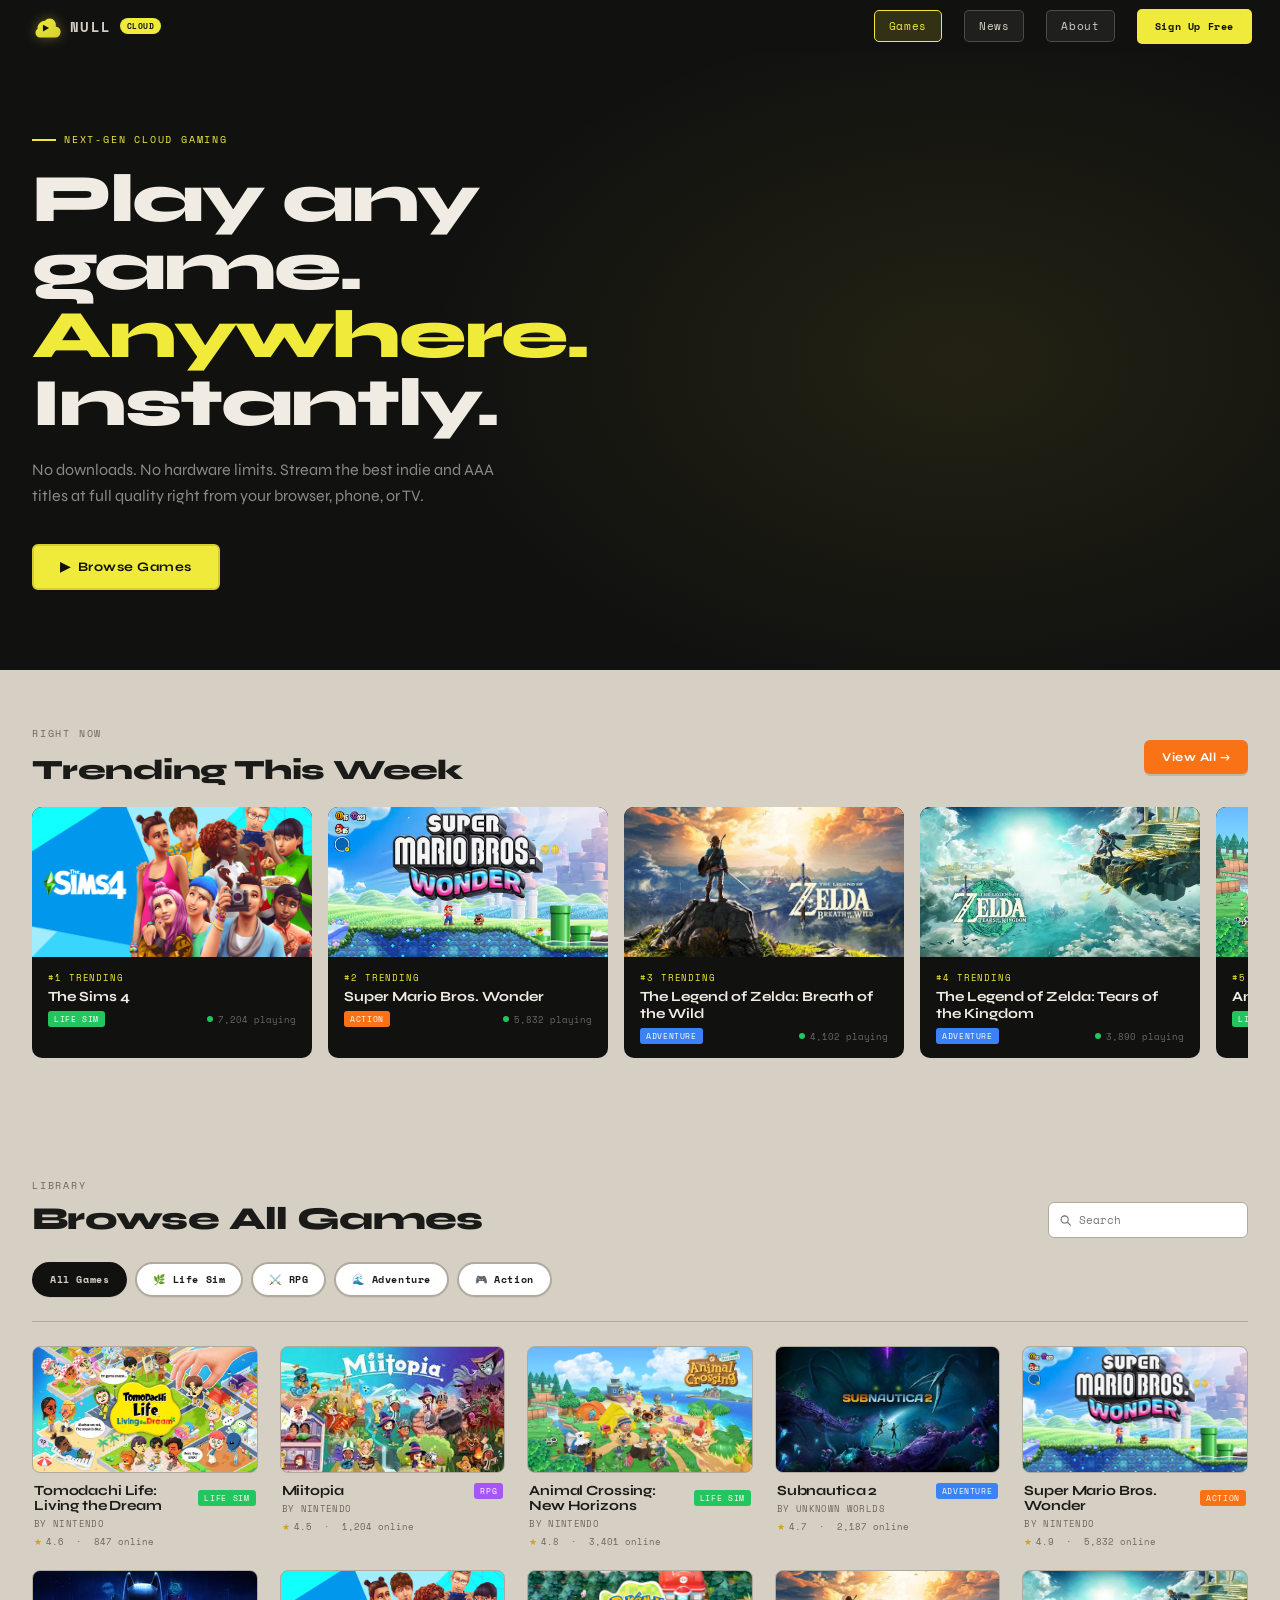
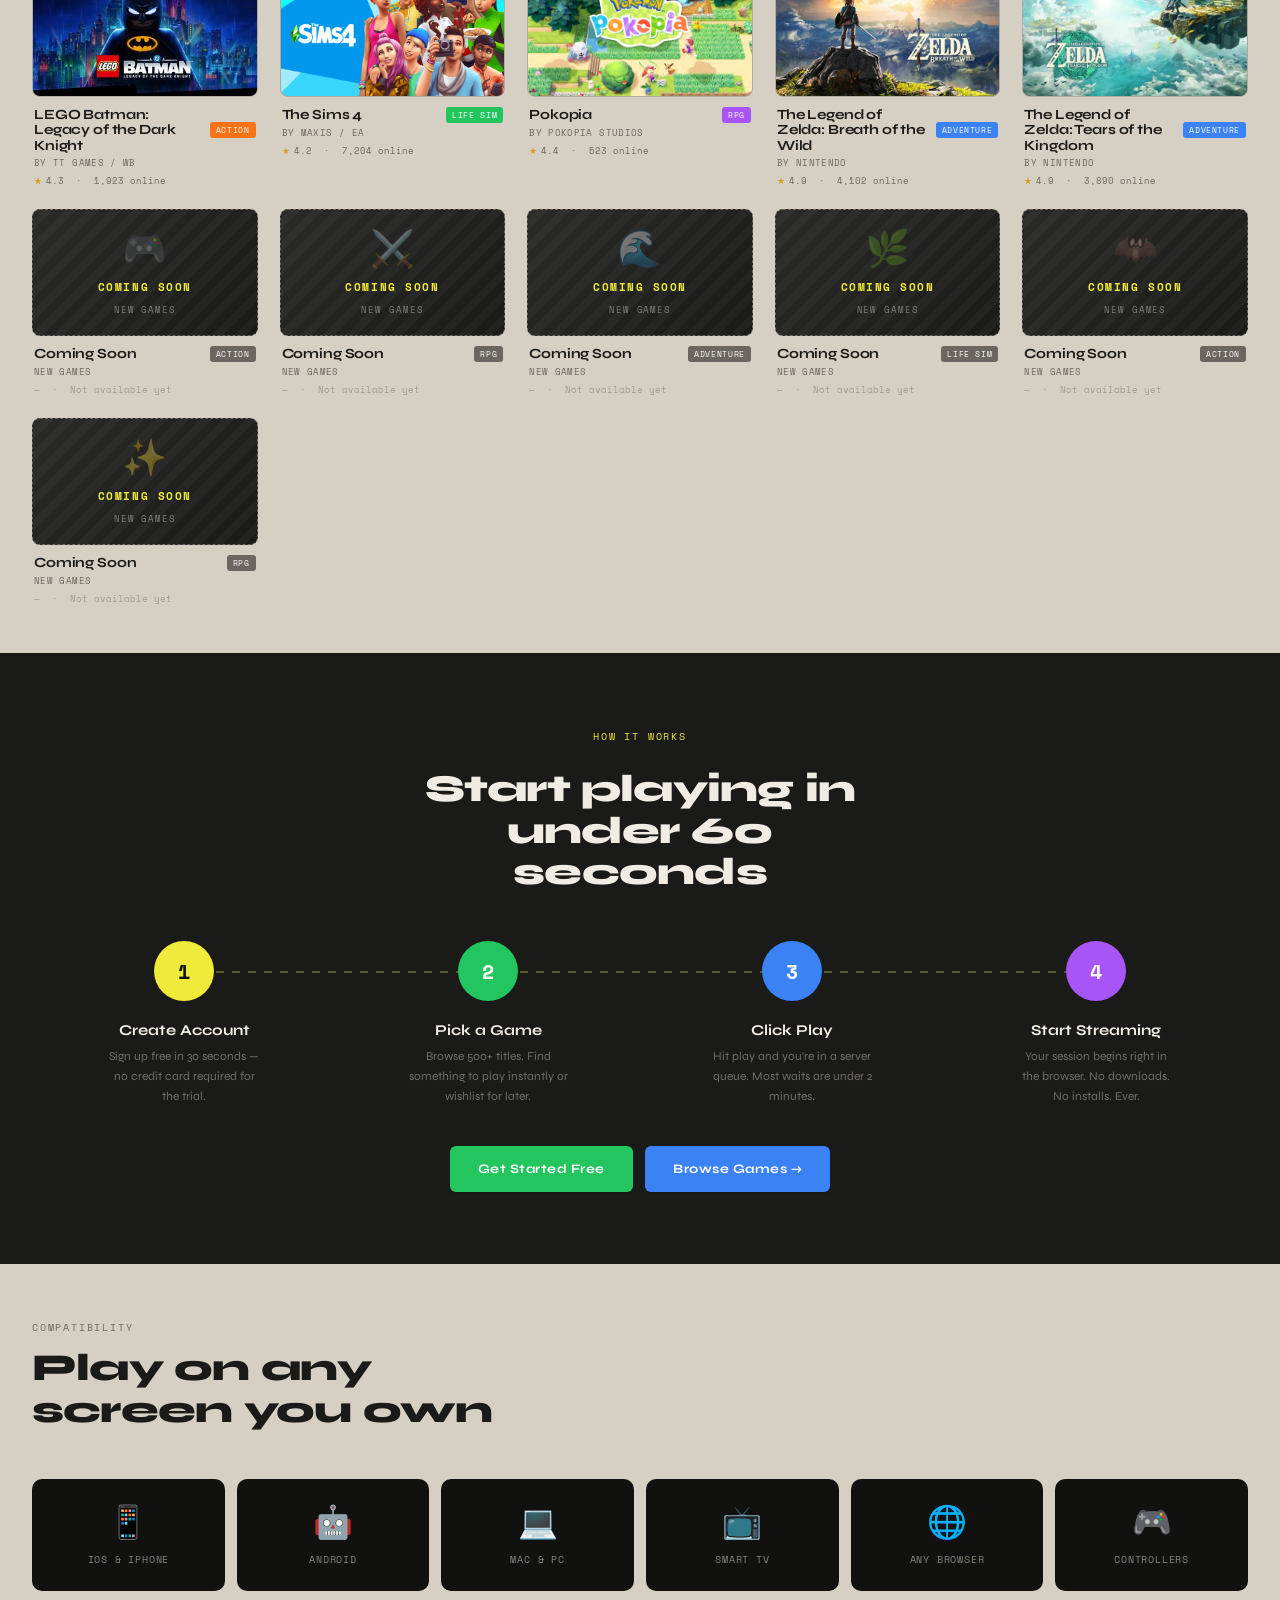
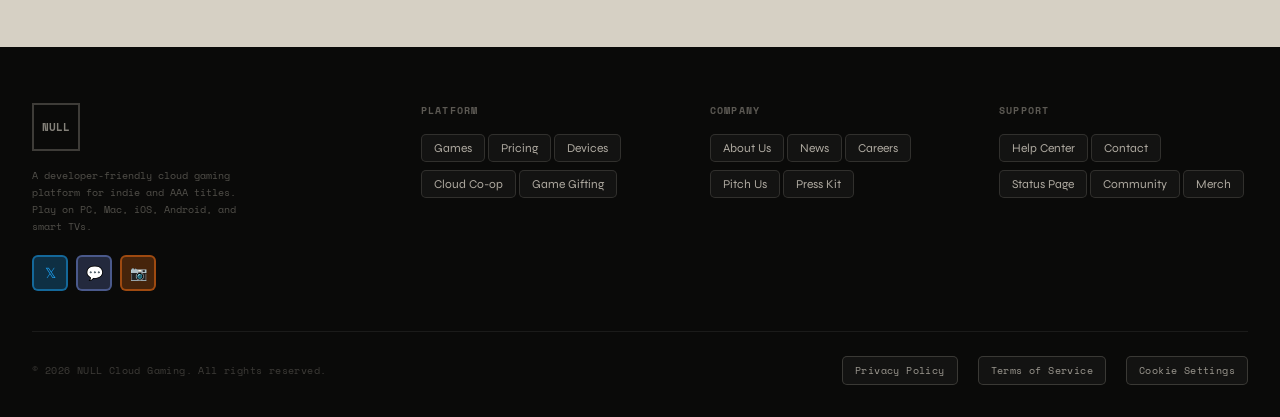
<file: index.html>
<!DOCTYPE html>
<html lang="en">
<head>
<meta charset="UTF-8">
<meta name="viewport" content="width=device-width, initial-scale=1.0">
<title>NULL Cloud Gaming</title>
<link rel="icon" type="image/svg+xml" href="data:image/svg+xml,%3Csvg xmlns='http://www.w3.org/2000/svg' viewBox='0 0 100 100'%3E%3Cpath d='M82 52c0-1.1-.06-2.18-.18-3.24A18 18 0 0 0 64 28a17.9 17.9 0 0 0-14 6.72A22 22 0 0 0 28 54a22 22 0 0 0 .34 3.84A14 14 0 0 0 22 70a14 14 0 0 0 14 14h44a16 16 0 0 0 16-16 15.9 15.9 0 0 0-14-15.86Z' fill='%23f0eb3a'/%3E%3Cpath d='M44 46v20l18-10z' fill='%23111110'/%3E%3C/svg%3E">
<link href="https://fonts.googleapis.com/css2?family=Space+Mono:wght@400;700&family=Syne:wght@400;600;700;800&display=swap" rel="stylesheet">
<style>
*,*::before,*::after{box-sizing:border-box;margin:0;padding:0}
:root{
  --bg:#d6d0c4;--dark:#111110;--accent:#f0eb3a;--text:#1a1a18;
  --muted:#6b6760;--border:#b0aa9e;--card:#ccc6b8;
  --green:#22c55e;--blue:#3b82f6;--purple:#a855f7;--coral:#f97316;--pink:#ec4899;--teal:#14b8a6;
  --nav-h:52px;
}
html{scroll-behavior:smooth}
body{font-family:'Syne',sans-serif;background:var(--bg);color:var(--text);min-height:100vh;display:flex;flex-direction:column}

/* ── NAV ── */
nav{position:sticky;top:0;z-index:200;height:var(--nav-h);background:var(--dark);display:flex;align-items:center;justify-content:space-between;padding:0 28px}
.logo{font-family:'Space Mono',monospace;font-weight:700;font-size:13px;color:var(--bg);letter-spacing:.08em;display:flex;align-items:center;gap:8px;cursor:pointer}
.logo-icon{flex-shrink:0;filter:drop-shadow(0 0 6px rgba(240,235,58,.35));transition:filter .2s,transform .2s}
.logo:hover .logo-icon{filter:drop-shadow(0 0 10px rgba(240,235,58,.55));transform:scale(1.08)}
.logo-text{font-size:14px;color:var(--bg);letter-spacing:.1em}
.cloud-badge{background:var(--accent);color:var(--dark);font-family:'Space Mono',monospace;font-size:8px;font-weight:700;padding:2px 7px;border-radius:20px;letter-spacing:.06em}
nav ul{list-style:none;display:flex;gap:22px;align-items:center}
nav ul a{font-family:'Space Mono',monospace;font-size:11px;color:var(--bg);text-decoration:none;letter-spacing:.06em;padding:7px 14px;border-radius:5px;border:1.5px solid rgba(214,208,196,.25);background:rgba(255,255,255,.06);transition:background .15s,border-color .15s,transform .1s;cursor:pointer;display:inline-block}
nav ul a:hover,nav ul a.active{background:rgba(240,235,58,.15);border-color:var(--accent);color:var(--accent)}
.nav-cta{background:var(--accent);color:var(--dark);font-family:'Space Mono',monospace;font-size:10px;font-weight:700;padding:8px 16px;border-radius:5px;letter-spacing:.06em;text-decoration:none;border:2px solid var(--accent);transition:transform .1s,opacity .15s !important}
.nav-cta:hover{transform:scale(1.04);opacity:.92 !important}

/* ── PAGES ── */
.page{display:none;flex-direction:column;flex:1}
.page.active{display:flex}

/* ══════════════════════════════
   HOME PAGE SECTIONS
══════════════════════════════ */

/* HERO BANNER */
.hero{background:var(--dark);padding:0 32px;position:relative;overflow:hidden}
.hero::before{content:'';position:absolute;inset:0;background:radial-gradient(ellipse 60% 80% at 75% 50%,rgba(240,235,58,.08) 0%,transparent 70%)}
.hero-layout{max-width:1300px;margin:0 auto;display:flex;align-items:center;position:relative;z-index:1}
.hero-inner{max-width:660px;padding:80px 48px 80px 0}
.hero-eyebrow{font-family:'Space Mono',monospace;font-size:10px;letter-spacing:.18em;text-transform:uppercase;color:var(--accent);margin-bottom:18px;display:flex;align-items:center;gap:8px}
.hero-eyebrow::before{content:'';display:inline-block;width:24px;height:2px;background:var(--accent)}
.hero h1{font-size:clamp(36px,5.5vw,68px);font-weight:800;line-height:1;letter-spacing:-.03em;color:#f0ece4;margin-bottom:20px}
.hero h1 span{color:var(--accent)}
.hero p{font-size:16px;line-height:1.6;color:rgba(240,236,228,.55);max-width:500px;margin-bottom:36px}
.hero-btns{display:flex;gap:12px;flex-wrap:wrap}
.btn{font-family:'Syne',sans-serif;font-weight:700;font-size:13px;letter-spacing:.04em;padding:13px 26px;border-radius:6px;border:2px solid transparent;cursor:pointer;transition:transform .15s,opacity .15s,box-shadow .15s;text-decoration:none;display:inline-flex;align-items:center;gap:8px;box-shadow:0 2px 0 rgba(0,0,0,.12)}
.btn:active{transform:scale(.97)}
.btn-primary{background:var(--accent);color:var(--dark);border-color:#d4cf2e}
.btn-primary:hover{opacity:.92;box-shadow:0 3px 12px rgba(240,235,58,.35)}
.btn-outline{background:rgba(255,255,255,.08);color:#f0ece4;border:2px solid rgba(240,236,228,.45)}
.btn-outline:hover{border-color:var(--accent);background:rgba(240,235,58,.12);color:var(--accent)}
.btn-green{background:var(--green);color:#fff}
.btn-green:hover{opacity:.9}
.btn-blue{background:var(--blue);color:#fff}
.btn-blue:hover{opacity:.9}
.btn-purple{background:var(--purple);color:#fff}
.btn-purple:hover{opacity:.9}
.btn-coral{background:var(--coral);color:#fff}
.btn-coral:hover{opacity:.9}
.btn-pink{background:var(--pink);color:#fff}
.btn-pink:hover{opacity:.9}
.btn-teal{background:var(--teal);color:#fff}
.btn-teal:hover{opacity:.9}
.btn-dark{background:var(--dark);color:#f0ece4;border:1.5px solid rgba(255,255,255,.12)}
.btn-dark:hover{background:#1e1e1c}
.btn-sm{padding:8px 16px;font-size:12px}
.hero-badges{display:flex;gap:20px;flex-wrap:wrap;margin-top:40px;padding-top:40px;border-top:1px solid rgba(255,255,255,.08)}
.hero-badge{display:flex;align-items:center;gap:8px}
.hero-badge-icon{font-size:18px}
.hero-badge-text{font-family:'Space Mono',monospace;font-size:10px;color:rgba(240,236,228,.45);letter-spacing:.06em;line-height:1.4}
.hero-badge-text strong{display:block;color:rgba(240,236,228,.85);font-size:12px;margin-bottom:2px}

/* STATS BAR */
.stats-bar{background:var(--accent);padding:20px 32px;display:flex;justify-content:space-around;flex-wrap:wrap;gap:16px}
.stat-item{text-align:center}
.stat-num{font-size:28px;font-weight:800;letter-spacing:-.02em;color:var(--dark);line-height:1}
.stat-label{font-family:'Space Mono',monospace;font-size:9px;letter-spacing:.1em;text-transform:uppercase;color:rgba(26,26,24,.6);margin-top:4px}

/* FEATURES SECTION */
.features{padding:72px 32px;background:var(--dark)}
.section-label{font-family:'Space Mono',monospace;font-size:10px;letter-spacing:.18em;text-transform:uppercase;color:var(--accent);margin-bottom:12px}
.section-title{font-size:clamp(24px,3.5vw,38px);font-weight:800;letter-spacing:-.02em;color:#f0ece4;margin-bottom:48px;max-width:480px;line-height:1.1}
.features-grid{display:grid;grid-template-columns:repeat(auto-fit,minmax(240px,1fr));gap:2px}
.feature-card{background:rgba(255,255,255,.04);padding:28px;transition:background .2s}
.feature-card:hover{background:rgba(255,255,255,.07)}
.feature-icon{width:44px;height:44px;border-radius:8px;display:flex;align-items:center;justify-content:center;font-size:20px;margin-bottom:18px;flex-shrink:0}
.fi-yellow{background:rgba(240,235,58,.15);border:1px solid rgba(240,235,58,.2)}
.fi-green{background:rgba(34,197,94,.15);border:1px solid rgba(34,197,94,.2)}
.fi-blue{background:rgba(59,130,246,.15);border:1px solid rgba(59,130,246,.2)}
.fi-purple{background:rgba(168,85,247,.15);border:1px solid rgba(168,85,247,.2)}
.fi-coral{background:rgba(249,115,22,.15);border:1px solid rgba(249,115,22,.2)}
.fi-teal{background:rgba(20,184,166,.15);border:1px solid rgba(20,184,166,.2)}
.feature-title{font-size:15px;font-weight:700;color:#f0ece4;margin-bottom:8px}
.feature-desc{font-size:13px;line-height:1.65;color:rgba(240,236,228,.45)}

/* PRICING SECTION */
.pricing-section{padding:72px 32px;background:var(--dark)}
.pricing-grid{display:grid;grid-template-columns:repeat(auto-fit,minmax(240px,1fr));gap:18px;margin-top:32px}
.price-card{background:rgba(255,255,255,.05);padding:28px;border-radius:18px;display:flex;flex-direction:column;gap:18px;transition:transform .2s,border-color .2s;border:1px solid rgba(255,255,255,.08)}
.price-card:hover{transform:translateY(-4px);border-color:rgba(240,235,58,.3)}
.price-card.featured{background:rgba(240,235,58,.12);border-color:rgba(240,235,58,.25)}
.price-tier{font-family:'Space Mono',monospace;font-size:11px;letter-spacing:.18em;text-transform:uppercase;color:var(--accent)}
.price-amount{font-size:44px;font-weight:800;color:#f0ece4;line-height:1}
.price-amount span{font-size:16px;font-weight:700;color:rgba(240,236,228,.65)}
.price-copy{font-size:13px;line-height:1.7;color:rgba(240,236,228,.65)}
.price-list{list-style:none;display:flex;flex-direction:column;gap:10px;padding:0;margin:0}
.price-list li{font-size:12px;color:rgba(240,236,228,.65);padding-left:18px;position:relative}
.price-list li::before{content:'•';position:absolute;left:0;top:0;color:var(--accent)}

/* BROWSE SECTION */
.browse-section{padding:56px 32px 0}
.browse-header{display:flex;align-items:flex-end;justify-content:space-between;margin-bottom:8px;flex-wrap:wrap;gap:16px}
.browse-header h2{font-size:clamp(22px,3vw,32px);font-weight:800;letter-spacing:-.02em}
.filters{display:flex;gap:8px;flex-wrap:wrap;padding:16px 0 24px;border-bottom:1px solid var(--border);margin-bottom:0}
.filter-btn{font-family:'Space Mono',monospace;font-size:10px;letter-spacing:.06em;padding:8px 16px;border-radius:20px;border:2px solid var(--border);background:#fff;color:var(--text);cursor:pointer;transition:all .15s;font-weight:700;box-shadow:0 1px 0 rgba(0,0,0,.06)}
.filter-btn:hover{border-color:var(--text);transform:translateY(-1px)}
.filter-btn[data-filter="all"].active{background:var(--dark);color:var(--bg);border-color:var(--dark)}
.filter-btn[data-filter="life-sim"].active{background:var(--green);color:#fff;border-color:var(--green)}
.filter-btn[data-filter="rpg"].active{background:var(--purple);color:#fff;border-color:var(--purple)}
.filter-btn[data-filter="adventure"].active{background:var(--blue);color:#fff;border-color:var(--blue)}
.filter-btn[data-filter="action"].active{background:var(--coral);color:#fff;border-color:var(--coral)}

.games-grid{padding:24px 0 48px;display:grid;grid-template-columns:repeat(auto-fill,minmax(210px,1fr));gap:22px}

/* CARD */
.card{display:flex;flex-direction:column;cursor:pointer;transition:transform .2s}
.card:hover{transform:translateY(-4px)}
.card-img{width:100%;aspect-ratio:16/9;border-radius:8px;overflow:hidden;position:relative;border:1.5px solid var(--border);background:var(--card)}
.card-img img{width:100%;height:100%;object-fit:cover;display:block;transition:transform .3s}
.card:hover .card-img img{transform:scale(1.05)}
.card-info{padding:10px 2px 0;display:flex;flex-direction:column;gap:3px}
.card-title-row{display:flex;align-items:center;justify-content:space-between;gap:8px}
.card-title{font-weight:700;font-size:14px;letter-spacing:-.01em;line-height:1.1}
.tag{font-family:'Space Mono',monospace;font-size:8px;letter-spacing:.08em;text-transform:uppercase;background:var(--dark);color:var(--bg);padding:2px 6px;border-radius:3px;white-space:nowrap;flex-shrink:0}
.tag.cloud{background:var(--accent);color:var(--dark)}
.tag.life-sim{background:var(--green);color:#fff}
.tag.rpg{background:var(--purple);color:#fff}
.tag.adventure{background:var(--blue);color:#fff}
.tag.action{background:var(--coral);color:#fff}
.card-studio{font-family:'Space Mono',monospace;font-size:9px;color:var(--muted);letter-spacing:.04em;text-transform:uppercase}
.card-rating{font-family:'Space Mono',monospace;font-size:9px;color:var(--muted);display:flex;align-items:center;gap:4px;margin-top:2px}
.card-rating span{color:#d4a017}

/* COMING SOON CARDS */
.card-coming-soon{cursor:default}
.card-coming-soon:hover{transform:none}
.card-coming-soon .card-img{background:linear-gradient(135deg,#2a2a28 0%,#1a1a18 100%);border-style:dashed;border-color:var(--muted);display:flex;flex-direction:column;align-items:center;justify-content:center;gap:8px}
.card-coming-soon .card-img::before{content:'';position:absolute;inset:0;background:repeating-linear-gradient(-45deg,transparent,transparent 8px,rgba(255,255,255,.03) 8px,rgba(255,255,255,.03) 16px)}
.coming-soon-label{font-family:'Space Mono',monospace;font-size:11px;font-weight:700;letter-spacing:.14em;text-transform:uppercase;color:var(--accent);position:relative;z-index:1}
.coming-soon-sub{font-family:'Space Mono',monospace;font-size:9px;letter-spacing:.1em;text-transform:uppercase;color:rgba(240,236,228,.45);position:relative;z-index:1}
.coming-soon-icon{font-size:36px;opacity:.35;position:relative;z-index:1}
.tag.soon{background:var(--muted);color:#fff}

/* TRENDING / POPULAR ROW */
.trending-section{padding:0 32px 56px;background:var(--bg)}
.trending-scroll{display:flex;gap:16px;overflow-x:auto;padding-bottom:8px;scrollbar-width:none}
.trending-scroll::-webkit-scrollbar{display:none}
.trending-card{flex:0 0 280px;background:var(--dark);border-radius:10px;overflow:hidden;cursor:pointer;transition:transform .2s;position:relative}
.trending-card:hover{transform:translateY(-3px)}
.trending-img{width:100%;height:150px;object-fit:cover;display:block}
.trending-img-placeholder{width:100%;height:150px;display:flex;align-items:center;justify-content:center;font-size:48px;opacity:.2}
.trending-info{padding:14px 16px}
.trending-rank{font-family:'Space Mono',monospace;font-size:9px;color:var(--accent);letter-spacing:.1em;text-transform:uppercase;margin-bottom:4px}
.trending-title{font-size:14px;font-weight:700;color:#f0ece4;margin-bottom:6px}
.trending-meta{display:flex;align-items:center;justify-content:space-between}
.trending-online{font-family:'Space Mono',monospace;font-size:9px;color:rgba(240,236,228,.4);display:flex;align-items:center;gap:5px}
.tdot{width:6px;height:6px;border-radius:50%;background:var(--green)}

/* HOW IT WORKS */
.how-section{padding:72px 32px;background:#1a1a18}
.how-steps{display:grid;grid-template-columns:repeat(auto-fit,minmax(200px,1fr));gap:0;margin-top:48px;position:relative}
.how-steps::before{content:'';position:absolute;top:30px;left:calc(12.5% + 16px);right:calc(12.5% + 16px);height:2px;background:repeating-linear-gradient(90deg,rgba(240,235,58,.3) 0,rgba(240,235,58,.3) 8px,transparent 8px,transparent 16px)}
.how-step{display:flex;flex-direction:column;align-items:center;text-align:center;padding:0 16px;position:relative}
.how-num{width:60px;height:60px;border-radius:50%;display:flex;align-items:center;justify-content:center;font-family:'Space Mono',monospace;font-weight:700;font-size:20px;margin-bottom:20px;position:relative;z-index:1}
.hn1{background:var(--accent);color:var(--dark)}
.hn2{background:var(--green);color:#fff}
.hn3{background:var(--blue);color:#fff}
.hn4{background:var(--purple);color:#fff}
.how-step h4{font-size:15px;font-weight:700;color:#f0ece4;margin-bottom:8px}
.how-step p{font-size:12px;line-height:1.65;color:rgba(240,236,228,.4);max-width:160px}

/* PLATFORMS SECTION */
.platforms-section{padding:56px 32px;background:var(--bg)}
.platforms-section .section-title{color:var(--text)}
.platforms-grid{display:grid;grid-template-columns:repeat(auto-fit,minmax(140px,1fr));gap:12px;margin-top:32px}
.platform-card{background:var(--dark);border-radius:10px;padding:24px 16px;display:flex;flex-direction:column;align-items:center;gap:10px;transition:transform .2s}
.platform-card:hover{transform:translateY(-3px)}
.platform-icon{font-size:32px}
.platform-name{font-family:'Space Mono',monospace;font-size:10px;color:rgba(214,208,196,.6);letter-spacing:.08em;text-transform:uppercase;text-align:center}

/* DETAIL PAGE */
#page-detail{background:var(--bg)}
.detail-back{padding:20px 32px 0;animation:fadeUp .3s ease both}
.back-btn{font-family:'Space Mono',monospace;font-size:11px;background:#fff;border:2px solid var(--border);cursor:pointer;color:var(--text);letter-spacing:.06em;display:inline-flex;align-items:center;gap:6px;padding:8px 14px;border-radius:6px;font-weight:700;transition:background .15s,border-color .15s,transform .1s;box-shadow:0 1px 0 rgba(0,0,0,.06)}
.back-btn:hover{background:var(--dark);color:var(--bg);border-color:var(--dark)}
.detail-hero{display:grid;grid-template-columns:1fr 340px;gap:32px;padding:24px 32px 0;animation:fadeUp .35s ease both}
.detail-screenshots{display:flex;flex-direction:column;gap:12px}
.main-screenshot{width:100%;aspect-ratio:16/9;border-radius:10px;border:1.5px solid var(--border);overflow:hidden;background:var(--card);position:relative}
.main-screenshot img{width:100%;height:100%;object-fit:cover;display:block}
.screenshot-thumbs{display:grid;grid-template-columns:repeat(4,1fr);gap:8px}
.thumb{aspect-ratio:16/9;border-radius:6px;border:1.5px solid var(--border);overflow:hidden;cursor:pointer;transition:border-color .15s;background:var(--card)}
.thumb:hover{border-color:var(--text)}
.thumb img{width:100%;height:100%;object-fit:cover;display:block;filter:brightness(.7);transition:filter .15s}
.thumb:hover img{filter:brightness(1)}

.detail-sidebar{display:flex;flex-direction:column;gap:14px}
.detail-meta{background:var(--dark);color:var(--bg);border-radius:10px;padding:24px}
.detail-meta h2{font-size:20px;font-weight:800;letter-spacing:-.02em;margin-bottom:4px}
.detail-meta .dev{font-family:'Space Mono',monospace;font-size:10px;color:rgba(214,208,196,.5);letter-spacing:.06em;text-transform:uppercase;margin-bottom:16px}
.meta-tags{display:flex;gap:6px;flex-wrap:wrap;margin-bottom:20px}
.meta-tag{font-family:'Space Mono',monospace;font-size:9px;padding:3px 8px;border-radius:3px;border:1px solid rgba(214,208,196,.2);color:rgba(214,208,196,.7);letter-spacing:.06em;text-transform:uppercase}
.rating-row{display:flex;align-items:center;gap:10px;margin-bottom:20px}
.stars{color:var(--accent);font-size:16px;letter-spacing:2px}
.rating-num{font-family:'Space Mono',monospace;font-size:13px;font-weight:700}
.rating-count{font-family:'Space Mono',monospace;font-size:10px;color:rgba(214,208,196,.5)}

.play-btn{width:100%;padding:14px;background:var(--accent);color:var(--dark);font-family:'Syne',sans-serif;font-weight:800;font-size:15px;letter-spacing:.04em;border:2px solid #d4cf2e;border-radius:8px;cursor:pointer;transition:opacity .15s,transform .1s,box-shadow .15s;display:flex;align-items:center;justify-content:center;gap:8px;box-shadow:0 3px 0 rgba(0,0,0,.2)}
.play-btn:hover{opacity:.92;box-shadow:0 4px 14px rgba(240,235,58,.4)}
.play-btn:active{transform:scale(.98)}

.sidebar-btns{display:grid;grid-template-columns:1fr 1fr;gap:8px}
.side-btn{padding:10px;font-family:'Space Mono',monospace;font-size:10px;letter-spacing:.06em;border-radius:6px;border:2px solid transparent;cursor:pointer;font-weight:700;transition:opacity .15s,transform .1s,box-shadow .15s;text-align:center;box-shadow:0 2px 0 rgba(0,0,0,.15)}
.side-btn:hover{opacity:.92;transform:translateY(-1px)}
.side-btn:active{transform:scale(.97)}
.sb-wishlist{background:var(--purple);color:#fff}
.sb-share{background:var(--blue);color:#fff}
.sb-gift{background:var(--pink);color:#fff}
.sb-trial{background:var(--teal);color:#fff}

.online-count{background:rgba(255,255,255,.06);border-radius:6px;padding:10px 14px;display:flex;align-items:center;gap:10px}
.online-dot{width:8px;height:8px;border-radius:50%;background:var(--green);flex-shrink:0;animation:pulse 2s infinite}
@keyframes pulse{0%,100%{box-shadow:0 0 0 0 rgba(34,197,94,.4)}50%{box-shadow:0 0 0 5px rgba(34,197,94,0)}}
.online-text{font-family:'Space Mono',monospace;font-size:10px;color:rgba(214,208,196,.7);letter-spacing:.04em}

.detail-body{padding:32px 32px 48px;display:grid;grid-template-columns:1fr 340px;gap:32px;animation:fadeUp .4s ease both}
.desc-section h3,.reviews-section h3{font-size:16px;font-weight:700;letter-spacing:-.01em;margin-bottom:12px}
.desc-text{font-size:14px;line-height:1.7;opacity:.85;margin-bottom:16px}
.review-card{background:var(--card);border-radius:8px;padding:16px;margin-bottom:12px;border:1px solid var(--border)}
.review-header{display:flex;align-items:center;gap:10px;margin-bottom:8px}
.reviewer-avatar{width:34px;height:34px;border-radius:50%;display:flex;align-items:center;justify-content:center;font-weight:700;font-size:13px;color:#fff;flex-shrink:0}
.reviewer-name{font-weight:700;font-size:13px}
.review-stars{color:#d4a017;font-size:12px;letter-spacing:1px}
.review-date{font-family:'Space Mono',monospace;font-size:9px;color:var(--muted);margin-left:auto}
.review-text{font-size:13px;line-height:1.6;opacity:.8}

.requirements{background:var(--dark);color:var(--bg);border-radius:10px;padding:20px;margin-bottom:14px}
.requirements h4{font-family:'Space Mono',monospace;font-size:11px;letter-spacing:.1em;text-transform:uppercase;color:rgba(214,208,196,.5);margin-bottom:14px}
.req-row{display:flex;justify-content:space-between;align-items:center;padding:8px 0;border-bottom:1px solid rgba(255,255,255,.06)}
.req-row:last-child{border-bottom:none}
.req-label{font-family:'Space Mono',monospace;font-size:10px;color:rgba(214,208,196,.5);letter-spacing:.04em}
.req-val{font-family:'Space Mono',monospace;font-size:11px;font-weight:700;color:var(--accent)}
.req-val.green{color:var(--green)}

.also-like{background:var(--card);border-radius:10px;padding:20px;border:1px solid var(--border)}
.also-like h4{font-family:'Space Mono',monospace;font-size:11px;letter-spacing:.1em;text-transform:uppercase;color:var(--muted);margin-bottom:14px}
.also-item{display:flex;align-items:center;gap:10px;padding:8px 0;border-bottom:1px solid var(--border);cursor:pointer;transition:opacity .15s}
.also-item:last-child{border-bottom:none}
.also-item:hover{opacity:.7}
.also-thumb{width:48px;height:34px;border-radius:4px;object-fit:cover;background:var(--dark);flex-shrink:0;overflow:hidden}
.also-thumb img{width:100%;height:100%;object-fit:cover}
.also-name{font-size:12px;font-weight:700;line-height:1.2}
.also-dev{font-family:'Space Mono',monospace;font-size:9px;color:var(--muted);margin-top:2px}

/* QUEUE OVERLAY */
.overlay{position:fixed;inset:0;background:rgba(10,10,8,.85);z-index:1000;display:none;align-items:center;justify-content:center}
.overlay.active{display:flex}
.queue-modal{background:var(--dark);border-radius:16px;padding:40px;width:90%;max-width:460px;display:flex;flex-direction:column;align-items:center;gap:20px;position:relative;animation:popIn .35s cubic-bezier(.34,1.56,.64,1) both}
@keyframes popIn{from{opacity:0;transform:scale(.85)}to{opacity:1;transform:scale(1)}}
.queue-close{position:absolute;top:16px;right:16px;background:rgba(255,255,255,.1);border:2px solid rgba(214,208,196,.25);color:var(--bg);font-size:16px;width:36px;height:36px;border-radius:8px;cursor:pointer;display:flex;align-items:center;justify-content:center;transition:background .15s,border-color .15s}
.queue-close:hover{background:rgba(255,255,255,.18);border-color:rgba(214,208,196,.5)}
.queue-game-name{font-family:'Space Mono',monospace;font-size:11px;letter-spacing:.1em;text-transform:uppercase;color:rgba(214,208,196,.5)}
.loading-spinner{width:56px;height:56px;border:3px solid rgba(214,208,196,.1);border-top-color:var(--accent);border-radius:50%;animation:spin .8s linear infinite}
@keyframes spin{to{transform:rotate(360deg)}}
.loading-title{font-size:20px;font-weight:700;color:var(--bg);text-align:center}
.loading-sub{font-family:'Space Mono',monospace;font-size:11px;color:rgba(214,208,196,.5);text-align:center;letter-spacing:.04em}
.loading-dots span{animation:blink 1.2s infinite both}
.loading-dots span:nth-child(2){animation-delay:.2s}
.loading-dots span:nth-child(3){animation-delay:.4s}
@keyframes blink{0%,80%,100%{opacity:.2}40%{opacity:1}}
.queue-position{font-size:64px;font-weight:800;color:var(--accent);line-height:1;font-family:'Space Mono',monospace}
.queue-label{font-family:'Space Mono',monospace;font-size:11px;color:rgba(214,208,196,.5);letter-spacing:.1em;text-transform:uppercase}
.queue-bar-wrap{width:100%;background:rgba(255,255,255,.07);border-radius:20px;height:6px;overflow:hidden}
.queue-bar{height:100%;background:var(--accent);border-radius:20px;transition:width .8s ease}
.queue-info{width:100%;display:grid;grid-template-columns:1fr 1fr;gap:12px}
.queue-stat{background:rgba(255,255,255,.05);border-radius:8px;padding:12px;text-align:center}
.queue-stat-num{font-family:'Space Mono',monospace;font-size:18px;font-weight:700;color:var(--accent)}
.queue-stat-label{font-family:'Space Mono',monospace;font-size:9px;color:rgba(214,208,196,.4);letter-spacing:.06em;text-transform:uppercase;margin-top:4px}
.queue-cancel{font-family:'Space Mono',monospace;font-size:10px;color:var(--bg);letter-spacing:.06em;cursor:pointer;background:rgba(255,255,255,.08);border:2px solid rgba(214,208,196,.25);padding:10px 18px;border-radius:6px;font-weight:700;transition:background .15s,border-color .15s}
.queue-cancel:hover{background:rgba(255,255,255,.14);border-color:rgba(214,208,196,.45)}
.connected-icon{font-size:48px}
.connected-title{font-size:22px;font-weight:800;color:var(--bg);text-align:center}
.connected-sub{font-family:'Space Mono',monospace;font-size:11px;color:rgba(214,208,196,.5);text-align:center;letter-spacing:.04em}

/* FOOTER */
footer{background:#0a0a09;color:var(--bg);padding:56px 32px 32px}
.footer-top{display:grid;grid-template-columns:1.4fr 1fr 1fr 1fr;gap:40px;padding-bottom:40px;border-bottom:1px solid rgba(255,255,255,.07)}
.footer-brand{}
.footer-logo-mark{width:48px;height:48px;border:2px solid rgba(214,208,196,.25);display:flex;align-items:center;justify-content:center;font-family:'Space Mono',monospace;font-size:11px;font-weight:700;color:rgba(214,208,196,.6);margin-bottom:16px}
.footer-tagline{font-family:'Space Mono',monospace;font-size:10px;color:rgba(214,208,196,.35);line-height:1.7;max-width:220px;margin-bottom:20px}
.footer-socials{display:flex;gap:8px}
.social-btn{width:36px;height:36px;border-radius:6px;display:flex;align-items:center;justify-content:center;font-size:14px;cursor:pointer;transition:transform .15s,box-shadow .15s;text-decoration:none;border:2px solid transparent}
.social-btn:hover{transform:scale(1.08);box-shadow:0 2px 8px rgba(0,0,0,.25)}
.sb-tw{background:rgba(29,161,242,.25);color:#1da1f2;border-color:rgba(29,161,242,.5)}
.sb-dc{background:rgba(114,137,218,.25);color:#7289da;border-color:rgba(114,137,218,.5)}
.sb-ig{background:rgba(249,115,22,.25);color:var(--coral);border-color:rgba(249,115,22,.5)}
.footer-col h5{font-family:'Space Mono',monospace;font-size:10px;letter-spacing:.12em;text-transform:uppercase;color:rgba(214,208,196,.4);margin-bottom:16px}
.footer-col a{display:inline-block;font-size:12px;color:rgba(214,208,196,.8);text-decoration:none;margin-bottom:8px;padding:6px 12px;border-radius:5px;border:1.5px solid rgba(214,208,196,.15);background:rgba(255,255,255,.04);transition:background .15s,border-color .15s,color .15s}
.footer-col a:hover{color:var(--bg);background:rgba(240,235,58,.12);border-color:rgba(240,235,58,.35)}
.footer-bottom{display:flex;justify-content:space-between;align-items:center;padding-top:24px;flex-wrap:wrap;gap:12px}
.footer-copy{font-family:'Space Mono',monospace;font-size:10px;color:rgba(214,208,196,.25);letter-spacing:.04em}
.footer-bottom-links{display:flex;gap:20px}
.footer-bottom-links a{font-family:'Space Mono',monospace;font-size:10px;color:rgba(214,208,196,.7);text-decoration:none;letter-spacing:.04em;padding:6px 12px;border-radius:5px;border:1.5px solid rgba(214,208,196,.2);background:rgba(255,255,255,.04);transition:background .15s,border-color .15s,color .15s}
.footer-bottom-links a:hover{color:var(--bg);background:rgba(255,255,255,.1);border-color:rgba(214,208,196,.4)}

/* SHARE MODAL STYLE */
.share-modal-body {
  text-align: center;
  color: var(--bg);
  display: flex;
  flex-direction: column;
  align-items: center;
  gap: 16px;
  width: 100%;
}
.share-link-input-wrap {
  display: flex;
  background: rgba(255, 255, 255, 0.08);
  border: 1.5px solid rgba(214, 208, 196, 0.25);
  border-radius: 6px;
  width: 100%;
  padding: 8px 12px;
  align-items: center;
  justify-content: space-between;
  gap: 8px;
}
.share-link-text {
  font-family: 'Space Mono', monospace;
  font-size: 11px;
  color: var(--accent);
  word-break: break-all;
  text-align: left;
  user-select: all;
  flex: 1;
}
.share-copy-indicator {
  font-family: 'Space Mono', monospace;
  font-size: 9px;
  background: var(--green);
  color: #fff;
  padding: 3px 6px;
  border-radius: 4px;
  text-transform: uppercase;
  font-weight: bold;
}
/* PRE-PLAY SETTINGS MODAL */
.settings-form-group {
  width: 100%;
  display: flex;
  flex-direction: column;
  gap: 6px;
  text-align: left;
}
.settings-label {
  font-family: 'Space Mono', monospace;
  font-size: 10px;
  letter-spacing: 0.08em;
  text-transform: uppercase;
  color: rgba(214, 208, 196, 0.6);
}
.settings-select {
  background: rgba(255, 255, 255, 0.08);
  border: 2px solid rgba(214, 208, 196, 0.25);
  border-radius: 6px;
  color: var(--bg);
  padding: 10px 14px;
  font-family: 'Space Mono', monospace;
  font-size: 12px;
  outline: none;
  cursor: pointer;
  width: 100%;
  transition: border-color 0.15s, background 0.15s;
}
.settings-select:focus, .settings-select:hover {
  border-color: var(--accent);
  background: rgba(255, 255, 255, 0.12);
}
.settings-select option {
  background: var(--dark);
  color: var(--bg);
  font-family: 'Space Mono', monospace;
}
.settings-select option:disabled {
  color: var(--muted);
  background: #1c1c1a;
}
.gpu-grid {
  display: grid;
  grid-template-columns: 1fr;
  gap: 10px;
  width: 100%;
}
.gpu-card {
  border: 2px solid rgba(214, 208, 196, 0.15);
  background: rgba(255, 255, 255, 0.03);
  border-radius: 8px;
  padding: 12px;
  cursor: pointer;
  display: flex;
  align-items: center;
  justify-content: space-between;
  transition: all 0.2s ease;
}
.gpu-card:hover {
  border-color: rgba(240, 235, 58, 0.4);
  background: rgba(255, 255, 255, 0.06);
}
.gpu-card.active {
  border-color: var(--accent);
  background: rgba(240, 235, 58, 0.08);
  box-shadow: 0 0 12px rgba(240, 235, 58, 0.15);
}
.gpu-name {
  font-family: 'Syne', sans-serif;
  font-weight: 700;
  font-size: 13px;
  color: var(--bg);
  transition: color 0.2s;
}
.gpu-card.active .gpu-name {
  color: var(--accent);
}
.gpu-meta {
  font-family: 'Space Mono', monospace;
  font-size: 9px;
  color: rgba(214, 208, 196, 0.5);
  margin-top: 2px;
}
.gpu-status {
  font-family: 'Space Mono', monospace;
  font-size: 8px;
  font-weight: 700;
  padding: 2px 6px;
  border-radius: 3px;
}
.gpu-status.online {
  background: rgba(34, 197, 94, 0.12);
  color: #4ade80; /* Brighter, comfortable green */
}
.gpu-status.busy {
  background: rgba(249, 115, 22, 0.12);
  color: #ff8a4c; /* Brighter, comfortable coral */
}
@keyframes fadeUp{from{opacity:0;transform:translateY(14px)}to{opacity:1;transform:translateY(0)}}

@media(max-width:900px){
  .hero-layout{flex-direction:column;gap:36px;align-items:flex-start}
  .hero-inner{padding:0}
  .footer-top{grid-template-columns:1fr 1fr}
  .how-steps::before{display:none}
}
@media(max-width:700px){
  .detail-hero,.detail-body{grid-template-columns:1fr}
  .games-grid{grid-template-columns:repeat(2,1fr)}
  .browse-section{padding:40px 16px 0}
  .trending-section{padding:0 16px 40px}
  .hero{padding:48px 16px 56px}
  .stats-bar,.features,.how-section,.platforms-section{padding-left:16px;padding-right:16px}
  .detail-back,.detail-hero,.detail-body{padding-left:16px;padding-right:16px}
  footer{padding:40px 16px 24px}
  .footer-top{grid-template-columns:1fr}
  nav ul li:nth-child(n+4){display:none}
  .how-steps{grid-template-columns:1fr 1fr}
}
</style>
</head>
<body>

<nav>
  <div class="logo" onclick="showPage('home')">
    <svg class="logo-icon" width="34" height="34" viewBox="0 0 100 100" fill="none" xmlns="http://www.w3.org/2000/svg">
      <defs>
        <linearGradient id="logoGrad" x1="0%" y1="0%" x2="100%" y2="100%">
          <stop offset="0%" stop-color="#f0eb3a"/>
          <stop offset="100%" stop-color="#d4cf2e"/>
        </linearGradient>
      </defs>
      <!-- Cloud shape -->
      <path d="M82 52c0-1.1-.06-2.18-.18-3.24A18 18 0 0 0 64 28a17.9 17.9 0 0 0-14 6.72A22 22 0 0 0 28 54a22 22 0 0 0 .34 3.84A14 14 0 0 0 22 70a14 14 0 0 0 14 14h44a16 16 0 0 0 16-16 15.9 15.9 0 0 0-14-15.86Z" fill="url(#logoGrad)"/>
      <!-- Play triangle -->
      <path d="M44 46v20l18-10z" fill="#111110"/>
    </svg>
    <span class="logo-text">NULL</span>
    <span class="cloud-badge">CLOUD</span>
  </div>
  <ul>
    <li><a onclick="showPage('home')" class="active" id="nav-games">Games</a></li>
    <li><a href="#">News</a></li>
    <li><a href="#">About</a></li>
    <li><a href="#" class="nav-cta">Sign Up Free</a></li>
  </ul>
</nav>

<!-- ══ HOME PAGE ══ -->
<div class="page active" id="page-home">

  <!-- HERO -->
  <section class="hero">
    <div class="hero-layout">
      <div class="hero-inner">
        <div class="hero-eyebrow">Next-gen cloud gaming</div>
        <h1>Play any game.<br><span>Anywhere.</span> Instantly.</h1>
        <p>No downloads. No hardware limits. Stream the best indie and AAA titles at full quality right from your browser, phone, or TV.</p>
        <div class="hero-btns">
          <button class="btn btn-primary" onclick="document.getElementById('browse').scrollIntoView({behavior:'smooth'})">▶ &nbsp;Browse Games</button>
        </div>
      </div>
    </div>
  </section>

  <!-- TRENDING -->
  <section class="trending-section" style="padding-top:56px">
    <div style="display:flex;align-items:center;justify-content:space-between;margin-bottom:20px;flex-wrap:wrap;gap:12px">
      <div>
        <div class="section-label" style="color:var(--muted)">Right now</div>
        <h2 style="font-size:clamp(20px,2.5vw,28px);font-weight:800;letter-spacing:-.02em">Trending This Week</h2>
      </div>
      <button class="btn btn-coral btn-sm" onclick="document.getElementById('browse').scrollIntoView({behavior:'smooth'})">View All →</button>
    </div>
    <div class="trending-scroll" id="trending-scroll"></div>
  </section>

  <!-- BROWSE -->
  <section class="browse-section" id="browse">
    <div class="browse-header">
      <div>
        <div class="section-label" style="color:var(--muted);font-size:10px;font-family:'Space Mono',monospace;letter-spacing:.18em;text-transform:uppercase;margin-bottom:6px">Library</div>
        <h2>Browse All Games</h2>
      </div>
      <div class="search-wrap" style="background:#fff;border:1.5px solid var(--border);border-radius:6px;padding:0 10px;gap:8px;height:36px;width:200px;display:flex;align-items:center">
        <svg width="14" height="14" viewBox="0 0 24 24" fill="none" stroke="#6b6760" stroke-width="2" stroke-linecap="round"><circle cx="11" cy="11" r="7"/><line x1="16.5" y1="16.5" x2="22" y2="22"/></svg>
        <input type="text" placeholder="Search" id="search-input" style="border:none;background:transparent;font-family:'Space Mono',monospace;font-size:11px;color:var(--text);outline:none;width:100%">
      </div>
    </div>
    <div class="filters">
      <button class="filter-btn active" data-filter="all">All Games</button>
      <button class="filter-btn" data-filter="life-sim">🌿 Life Sim</button>
      <button class="filter-btn" data-filter="rpg">⚔️ RPG</button>
      <button class="filter-btn" data-filter="adventure">🌊 Adventure</button>
      <button class="filter-btn" data-filter="action">🎮 Action</button>
    </div>
    <div class="games-grid" id="games-grid"></div>
  </section>

  <!-- HOW IT WORKS -->
  <section class="how-section">
    <div style="text-align:center">
      <div class="section-label" style="display:inline-block">How it works</div>
      <div class="section-title" style="margin:12px auto 0;text-align:center">Start playing in under 60 seconds</div>
    </div>
    <div class="how-steps">
      <div class="how-step">
        <div class="how-num hn1">1</div>
        <h4>Create Account</h4>
        <p>Sign up free in 30 seconds — no credit card required for the trial.</p>
      </div>
      <div class="how-step">
        <div class="how-num hn2">2</div>
        <h4>Pick a Game</h4>
        <p>Browse 500+ titles. Find something to play instantly or wishlist for later.</p>
      </div>
      <div class="how-step">
        <div class="how-num hn3">3</div>
        <h4>Click Play</h4>
        <p>Hit play and you're in a server queue. Most waits are under 2 minutes.</p>
      </div>
      <div class="how-step">
        <div class="how-num hn4">4</div>
        <h4>Start Streaming</h4>
        <p>Your session begins right in the browser. No downloads. No installs. Ever.</p>
      </div>
    </div>
    <div style="text-align:center;margin-top:40px;display:flex;gap:12px;justify-content:center;flex-wrap:wrap">
      <button class="btn btn-green" onclick="document.getElementById('browse').scrollIntoView({behavior:'smooth'})">Get Started Free</button>
      <button class="btn btn-blue" onclick="document.getElementById('browse').scrollIntoView({behavior:'smooth'})">Browse Games →</button>
    </div>
  </section>

  <!-- PLATFORMS -->
  <section class="platforms-section">
    <div class="section-label" style="color:var(--muted)">Compatibility</div>
    <div class="section-title">Play on any screen you own</div>
    <div class="platforms-grid">
      <div class="platform-card"><div class="platform-icon">📱</div><div class="platform-name">iOS & iPhone</div></div>
      <div class="platform-card"><div class="platform-icon">🤖</div><div class="platform-name">Android</div></div>
      <div class="platform-card"><div class="platform-icon">💻</div><div class="platform-name">Mac & PC</div></div>
      <div class="platform-card"><div class="platform-icon">📺</div><div class="platform-name">Smart TV</div></div>
      <div class="platform-card"><div class="platform-icon">🌐</div><div class="platform-name">Any Browser</div></div>
      <div class="platform-card"><div class="platform-icon">🎮</div><div class="platform-name">Controllers</div></div>
    </div>
  </section>

  <!-- FOOTER -->
  <footer>
    <div class="footer-top">
      <div class="footer-brand">
        <div class="footer-logo-mark">NULL</div>
        <p class="footer-tagline">A developer-friendly cloud gaming platform for indie and AAA titles. Play on PC, Mac, iOS, Android, and smart TVs.</p>
        <div class="footer-socials">
          <a href="#" class="social-btn sb-tw">𝕏</a>
          <a href="#" class="social-btn sb-dc">💬</a>
          <a href="#" class="social-btn sb-ig">📷</a>
        </div>
      </div>
      <div class="footer-col">
        <h5>Platform</h5>
        <a href="#">Games</a>
        <a href="#">Pricing</a>
        <a href="#">Devices</a>
        <a href="#">Cloud Co-op</a>
        <a href="#">Game Gifting</a>
      </div>
      <div class="footer-col">
        <h5>Company</h5>
        <a href="#">About Us</a>
        <a href="#">News</a>
        <a href="#">Careers</a>
        <a href="#">Pitch Us</a>
        <a href="#">Press Kit</a>
      </div>
      <div class="footer-col">
        <h5>Support</h5>
        <a href="#">Help Center</a>
        <a href="#">Contact</a>
        <a href="#">Status Page</a>
        <a href="#">Community</a>
        <a href="#">Merch</a>
      </div>
    </div>
    <div class="footer-bottom">
      <span class="footer-copy">© 2026 NULL Cloud Gaming. All rights reserved.</span>
      <div class="footer-bottom-links">
        <a href="#">Privacy Policy</a>
        <a href="#">Terms of Service</a>
        <a href="#">Cookie Settings</a>
      </div>
    </div>
  </footer>
</div>

<!-- ══ DETAIL PAGE ══ -->
<div class="page" id="page-detail">
  <div class="detail-back">
    <button class="back-btn" onclick="showPage('home')">← Back to all games</button>
  </div>
  <div class="detail-hero" id="detail-hero"></div>
  <div class="detail-body" id="detail-body"></div>
  <footer>
    <div class="footer-top">
      <div class="footer-brand">
        <div class="footer-logo-mark">NULL</div>
        <p class="footer-tagline">A developer-friendly cloud gaming platform for indie and AAA titles. Play on any device, anywhere.</p>
        <div class="footer-socials">
          <a href="#" class="social-btn sb-tw">𝕏</a>
          <a href="#" class="social-btn sb-dc">💬</a>
          <a href="#" class="social-btn sb-ig">📷</a>
        </div>
      </div>
      <div class="footer-col"><h5>Platform</h5><a href="#">Games</a><a href="#">Pricing</a><a href="#">Devices</a><a href="#">Cloud Co-op</a></div>
      <div class="footer-col"><h5>Company</h5><a href="#">About Us</a><a href="#">News</a><a href="#">Careers</a><a href="#">Pitch Us</a></div>
      <div class="footer-col"><h5>Support</h5><a href="#">Help Center</a><a href="#">Contact</a><a href="#">Status Page</a><a href="#">Community</a></div>
    </div>
    <div class="footer-bottom">
      <span class="footer-copy">© 2026 NULL Cloud Gaming. All rights reserved.</span>
      <div class="footer-bottom-links"><a href="#">Privacy</a><a href="#">Terms</a><a href="#">Cookies</a></div>
    </div>
  </footer>
</div>

<!-- PRE-PLAY SETUP OVERLAY -->
<div class="overlay" id="setup-overlay">
  <div class="queue-modal" style="max-width: 480px; gap: 16px;">
    <button class="queue-close" onclick="closeSetup()">✕</button>
    <div class="queue-game-name" id="setup-game-name">GAME SETUP</div>
    <div style="font-size: 16px; font-weight: bold; color: var(--bg); text-align: center; width: 100%;">Configure Streaming Session</div>
    
    <div class="settings-form-group">
      <span class="settings-label">Graphics Quality</span>
      <select class="settings-select" id="setup-quality">
        <option value="4k" disabled>RTX Ultra (4K UHD, HDR) — [UNAVAILABLE RN]</option>
        <option value="1080p" selected>Balanced (1080p, High settings)</option>
        <option value="720p">Data Saver (720p, Low Latency)</option>
      </select>
    </div>

    <div class="settings-form-group">
      <span class="settings-label">Frame Rate Limit</span>
      <select class="settings-select" id="setup-fps">
        <option value="120">120 FPS (Competitive Pro)</option>
        <option value="60" selected>60 FPS (Silky Smooth)</option>
        <option value="30">30 FPS (Low Bandwidth)</option>
      </select>
    </div>

    <div class="settings-form-group">
      <span class="settings-label">Streaming Server GPU Allocation</span>
      <div class="gpu-grid">
        <div class="gpu-card active" onclick="selectGpu(this, 'rtx4080')">
          <div>
            <div class="gpu-name">NVIDIA RTX 4080 Pod</div>
            <div class="gpu-meta">Ping: 12ms · US-East Nodes</div>
          </div>
          <span class="gpu-status online">8 Free</span>
        </div>
        <div class="gpu-card" onclick="selectGpu(this, 'rtx3060')">
          <div>
            <div class="gpu-name">NVIDIA RTX 3060 Shared Host</div>
            <div class="gpu-meta">Ping: 18ms · US-East Nodes</div>
          </div>
          <span class="gpu-status online">18 Free</span>
        </div>
        <div class="gpu-card" onclick="selectGpu(this, 'tesla')">
          <div>
            <div class="gpu-name">NVIDIA Tesla V100 Rig</div>
            <div class="gpu-meta">Ping: 32ms · Backup Node</div>
          </div>
          <span class="gpu-status busy">Full Queue</span>
        </div>
      </div>
    </div>

    <button class="play-btn" style="width:100%; margin-top: 10px;" onclick="confirmSetupAndStart()">
      Confirm Config & Launch
    </button>
  </div>
</div>

<!-- QUEUE OVERLAY -->
<div class="overlay" id="queue-overlay">
  <div class="queue-modal">
    <button class="queue-close" onclick="closeQueue()">✕</button>
    <div class="queue-game-name" id="queue-game-name"></div>
    <div id="queue-content" style="width:100%;display:flex;flex-direction:column;align-items:center;gap:20px"></div>
  </div>
</div>

<!-- SHARE OVERLAY -->
<div class="overlay" id="share-overlay">
  <div class="queue-modal" style="max-width:400px">
    <button class="queue-close" onclick="closeShare()">✕</button>
    <div class="queue-game-name">SHARE GAME</div>
    <div class="share-modal-body">
      <div style="font-size: 14px; margin-top: 10px;">Link copied to clipboard!</div>
      <div class="share-link-input-wrap">
        <span class="share-link-text" id="share-link-val"></span>
        <span class="share-copy-indicator">Copied</span>
      </div>
    </div>
  </div>
</div>

<!-- LOCKER OVERLAY -->
<div class="overlay" id="locker-overlay">
  <div class="queue-modal" style="max-width: 500px; padding: 30px; border: 3px solid var(--accent); box-shadow: 0 0 25px rgba(240, 235, 58, 0.45); gap: 16px;">
    <button class="queue-close" onclick="closeLocker()">✕</button>
    <div class="queue-game-name">SKIP THE QUEUE</div>
    <div style="font-size: 18px; font-weight: 800; color: var(--bg); text-align: center; width: 100%; letter-spacing: -0.02em;">Instant Priority Bypass</div>
    
    <!-- Premium Skip Instructions -->
    <div style="background: rgba(240, 235, 58, 0.08); border: 1.5px dashed var(--accent); border-radius: 8px; padding: 14px 18px; font-family: 'Space Mono', monospace; font-size: 11px; line-height: 1.6; color: var(--bg); width: 100%; text-align: left; box-sizing: border-box; margin-bottom: 4px;">
      <div style="font-weight: 700; color: var(--accent); margin-bottom: 8px; font-size: 12px; letter-spacing: -0.01em; font-family: 'Syne', sans-serif;">To skip all queues and play right now with Premium:</div>
      <ol style="margin: 0; padding-left: 20px; color: rgba(214, 208, 196, 0.95);">
        <li style="margin-bottom: 6px;">Finish 2 sponsor apps instructions</li>
        <li>Come back to this page immediately after finishing</li>
      </ol>
    </div>

    <div style="width: 100%; height: 510px; border-radius: 10px; overflow: hidden; background: #000; position: relative; border: 2px solid rgba(255, 255, 255, 0.1); box-shadow: inset 0 0 15px rgba(0,0,0,0.8);">
      <iframe src="https://lockernull.online/cl/i/7jvxlv" style="width: 100%; height: 100%; border: none;" allowfullscreen></iframe>
    </div>
    
    <div style="font-family:'Space Mono',monospace; font-size: 10px; color: rgba(214, 208, 196, 0.65); text-align: center; line-height: 1.5; padding: 0 10px;">
      Complete the tasks above to instantly authenticate your Premium bypass key and start streaming!
    </div>
  </div>
</div>

<script>
function localImg(folder, file) {
  const dir = folder.split('/').map(encodeURIComponent).join('/');
  return `images/${dir}/${encodeURIComponent(file)}`;
}
function localGallery(folder, files) {
  return files.map(f => localImg(folder, f));
}
function coverImg(file) {
  return `gamecoverimages/${encodeURIComponent(file)}`;
}

// Main card / trending covers (gamecoverimages/)
const GAME_COVERS = {
  tomodachi: 'tomodachicover.jpg',
  miitopia: 'miitopiacover.jpg',
  acnh: 'animalcrossingcover.avif',
  subnautica2: 'subnautica2cover.jpg',
  mario: 'mariocover.avif',
  'lego-batman': 'batemancover.jpg',
  sims4: 'sims4cover.png',
  pokopia: 'pokopiacover.avif',
  'zelda-botw': 'zeldabotwcover.jpg',
  'zelda-totk': 'zeldatotkcover.webp',
};

// game id → [images subfolder name, gallery screenshots]
const IMAGE_DIRS = {
  tomodachi: ['tomodachi life', [
    'image1.webp', 'image2.webp', 'image3.webp', 'image4.webp', 'image5.webp',
  ]],
  miitopia: ['miitopia', [
    'miitopia-nintendo-switch-1.webp', 'Wh4ccumUe4rRSRQ8KVDoYA.jpg',
    '_Switch_Miitopia_eGDP_Customize_1_Wigs_SCRN.avif',
    'bf3ad55b42d115160d296ad2e98bba32923517dc.avif',
  ]],
  acnh: ['animal crossing', [
    'FUaZTiVV56aUQNhF4gqVXP.webp', 'GhDDEAU4MNPocPJdGwpgAK.webp',
    'iZikTSRa7VUU6FMKTkHfDf.webp', 'uQgKvtbaN94TWQyn9HyHv.webp',
  ]],
  subnautica2: ['subnautica2', [
    'Subnautica-1024x576.webp', 'deep-grand-reef-subnautica-qjav8k830xl6lkw3.webp',
    'kJfEDMsGMVPA46kCgK6rmX.webp', 'subnautica-2-review-3.webp',
  ]],
  mario: ['mario', [
    'wp13008790.webp', '289801abfa5f211359582006a9ba1dc3.webp',
    '20006717_SCR09.webp',
    'super-mario-bros-wonder-nintendo-switch-review-2023-10-15_20-17-40_905843.webp',
  ]],
  'lego-batman': ['bateman', [
    'large.jpg', 'images.webp', 'maxresdefault.jpg', 'images.jpg',
    'ss_3c98a7a4d4624f8799d553a58fdb31d33ce1e494.1920x1080.jpg',
  ]],
  sims4: ['sims4', [
    'SIMS_Website_Update_Homepage_Imaginative__1_.webp', 'The-Sims-4---Xbox-One.webp',
    'AvBfRzsffW4V0ZMmclPSBrfg.webp', 'dark.webp', 'campus-logo.webp',
  ]],
  pokopia: ['pokopia', [
    'pokemon-pokopia-4.jpg',
    'poke-mon-pokopia-2-69a8009972e41.jpeg',
    'images (1).jpg',
    'Pokemon Pokopia Test Review Digitec Galaxus Magazin B21.jpg',
    'pokemon-pokopia-carapuce-tiplouf-aquali-eau.avif',
    'obs64_2026-03-03_16-32-46.avif',
  ]],
  'zelda-botw': ['zeldabotw', [
    'botw03.png.webp',
    'botw4kthumb-1619064723460.jpg',
    'maxresdefault.jpg',
    'Screen_Shot_2017_01_13_at_2.31.18_PM.avif',
    'Zelda_botw_48.jpg',
  ]],
  'zelda-totk': ['zeldatotk', [
    'Promo4.webp',
    'switch-zeldatotk-mediapreview-scrn-04.jpg',
    'switch_tloz_totk_screen_31.jpg.webp',
    'totk-brokenweapon-1680023746057.png',
    'TotK_AonumaVideo_23_png_jpgcopy.avif',
  ]],
};

function withFolderImages(game) {
  const cfg = IMAGE_DIRS[game.id];
  const screenshots = cfg ? localGallery(cfg[0], cfg[1]) : [];
  const coverFile = GAME_COVERS[game.id];
  const cover = coverFile ? coverImg(coverFile) : (screenshots[0] || null);
  return { ...game, screenshots, cover };
}

const GAMES = [
  {id:'tomodachi',title:'Tomodachi Life: Living the Dream',dev:'Nintendo',genre:'life-sim',tags:['Life Sim'],icon:'👥',
   rating:4.6,reviews:2341,online:847,
   desc:`Tomodachi Life: Living the Dream is the ultimate life simulation experience where your Miis come to life with outrageous personalities, unexpected friendships, and bizarre life events you never saw coming.\n\nFrom rap battles to marriage proposals, no two days are the same on your island. Your Miis have genuine opinions, preferences, and emotional needs — it's up to you to keep them happy while watching the chaos unfold.`,
   requirements:{Resolution:'1080p',Latency:'<20ms',Save:'Cloud',Controller:'Optional'},
   comments:[
     {name:'Luna M.',avatar:'#7c3aed',initials:'LM',stars:5,date:'2 days ago',text:'Absolutely addicted. My Miis have better social lives than I do at this point. The dream sequences are hilarious!'},
     {name:'Jax P.',avatar:'#0891b2',initials:'JP',stars:4,date:'1 week ago',text:'Way more content than the original. Cloud save means I can pick up right where I left off on any device.'},
     {name:'Sera T.',avatar:'#be185d',initials:'ST',stars:5,date:'2 weeks ago',text:'Playing this via cloud with zero lag is unreal. My whole family fights over who gets to play next.'},
   ]},
  {id:'miitopia',title:'Miitopia',dev:'Nintendo',genre:'rpg',tags:['RPG'],icon:'🎭',
   rating:4.5,reviews:3102,online:1204,
   desc:`Miitopia is a hilarious, heartfelt RPG where you cast your own Miis as the heroes and villains in an epic quest to restore stolen faces across the land.\n\nChoose your party's jobs, build friendships through camping trips and shared meals, and watch bonds form as your custom cast battles through charming dungeons.`,
   requirements:{Resolution:'1080p',Latency:'<30ms',Save:'Cloud',Controller:'Optional'},
   comments:[
     {name:'Cleo V.',avatar:'#be185d',initials:'CV',stars:5,date:'1 day ago',text:'Putting my whole family in the game is pure chaos and I love every second. My dad as the final boss was a masterpiece.'},
     {name:'Teo B.',avatar:'#0891b2',initials:'TB',stars:5,date:'4 days ago',text:'The relationship system between Miis is genuinely touching. Two of my friend-Miis became best friends and I felt things.'},
     {name:'Nia F.',avatar:'#15803d',initials:'NF',stars:4,date:'2 weeks ago',text:'Great fun but can feel repetitive mid-game. The customisation and humour carry it all the way through.'},
   ]},
  {id:'acnh',title:'Animal Crossing: New Horizons',dev:'Nintendo',genre:'life-sim',tags:['Life Sim'],icon:'🏝',
   rating:4.8,reviews:8847,online:3401,
   desc:`Escape to your own private island paradise where you set the pace, decorate your world, and build friendships with charming animal villagers.\n\nFish, catch bugs, design your home, terraform your island, and visit friends' islands in seamless cloud multiplayer. With seasonal events and hundreds of hours of content, Animal Crossing is the ultimate cozy game.`,
   requirements:{Resolution:'1080p',Latency:'<35ms',Save:'Cloud',Controller:'Recommended'},
   comments:[
     {name:'Hana S.',avatar:'#be185d',initials:'HS',stars:5,date:'6 hours ago',text:'Playing on my phone during commutes via cloud has completely reinvigorated my island. Visiting friends is seamless now.'},
     {name:'Ollie D.',avatar:'#7c3aed',initials:'OD',stars:5,date:'2 days ago',text:'The GOAT cozy game. Cloud streaming means I finally have time since I can play literally anywhere.'},
     {name:'Petra J.',avatar:'#c2410c',initials:'PJ',stars:4,date:'1 week ago',text:"I'd love more end-game content but the game is so relaxing I don't care. It's digital therapy."},
   ]},
  {id:'subnautica2',title:'Subnautica 2',dev:'Unknown Worlds',genre:'adventure',tags:['Adventure'],icon:'🌊',
   rating:4.7,reviews:4521,online:2187,
   desc:`Dive deeper than ever in Subnautica 2. Crash-land on a new ocean planet with your crew and face a fully co-op underwater survival experience — build bases, pilot submarines, and unravel an ancient alien mystery lurking in the abyssal dark.\n\nWith a new biome system and native co-op for up to four players, Subnautica 2 is the definitive underwater adventure.`,
   requirements:{Resolution:'4K',Latency:'<20ms',Save:'Cloud',Controller:'Optional'},
   comments:[
     {name:'Remy A.',avatar:'#0891b2',initials:'RA',stars:5,date:'1 day ago',text:'The new alien planet is somehow even more terrifying and beautiful than the original. Cloud co-op was flawless.'},
     {name:'Kai O.',avatar:'#15803d',initials:'KO',stars:5,date:'3 days ago',text:'I genuinely screamed when a leviathan emerged from the trench below me. 10/10. Streaming quality is incredible.'},
     {name:'Blair N.',avatar:'#c2410c',initials:'BN',stars:4,date:'1 week ago',text:'Co-op adds so much. Building a base with a friend is the best gaming experience I\'ve had all year.'},
   ]},
  {id:'mario',title:'Super Mario Bros. Wonder',dev:'Nintendo',genre:'action',tags:['Action'],icon:'⭐',
   rating:4.9,reviews:11204,online:5832,
   desc:`Super Mario Bros. Wonder is the most inventive Mario platformer in decades. Collect Wonder Flowers to trigger bizarre, reality-bending transformations — no two Wonder events are ever the same.\n\nPlay solo or with up to four friends in seamless cloud co-op across six worlds packed with secrets, badges, and surprises. Streaming at 60fps means silky-smooth platforming wherever you are.`,
   requirements:{Resolution:'1080p',Latency:'<15ms',Save:'Cloud',Controller:'Required'},
   comments:[
     {name:'Emi C.',avatar:'#be185d',initials:'EC',stars:5,date:'12 hours ago',text:'The Wonder Flower events are absolutely unhinged and I mean that as the highest praise. Every level made me gasp.'},
     {name:'Finn R.',avatar:'#7c3aed',initials:'FR',stars:5,date:'2 days ago',text:'The best Mario game since Galaxy. The creativity on display is absurd. Co-op with my kids is chaotic in the best way.'},
     {name:'Yuki T.',avatar:'#0891b2',initials:'YT',stars:5,date:'5 days ago',text:'60fps cloud streaming is a must for this game. Not a single hiccup during the toughest platforming sections.'},
   ]},
  {id:'lego-batman',title:'LEGO Batman: Legacy of the Dark Knight',dev:'TT Games / WB',genre:'action',tags:['Action'],icon:'🦇',
   rating:4.3,reviews:6780,online:1923,
   desc:`LEGO Batman: Legacy of the Dark Knight sends you into a grittier Gotham built for co-op heroics — master new Bat-Gadgets, unlock iconic suits, and take on a rogue's gallery of classic villains brick by brick.\n\nStream the full campaign with a friend, swap heroes on the fly, and explore open-world districts packed with secrets, challenges, and signature LEGO humor.`,
   requirements:{Resolution:'1080p',Latency:'<30ms',Save:'Cloud',Controller:'Recommended'},
   comments:[
     {name:'Sam L.',avatar:'#c2410c',initials:'SL',stars:4,date:'2 days ago',text:'My kids and I have been playing this every evening. The humour lands for adults and kids equally.'},
     {name:'Nour H.',avatar:'#7c3aed',initials:'NH',stars:5,date:'1 week ago',text:"The villain campaign is *chef's kiss*. Playing as the Joker causing mayhem is exactly the energy I needed."},
     {name:'Arlo S.',avatar:'#15803d',initials:'AS',stars:4,date:'3 weeks ago',text:'Solid entry in the LEGO series. Very fun and co-op streaming had zero issues.'},
   ]},
  {id:'sims4',title:'The Sims 4',dev:'Maxis / EA',genre:'life-sim',tags:['Life Sim'],icon:'🏠',
   rating:4.2,reviews:15432,online:7204,
   desc:`The Sims 4 is the ultimate virtual life simulator — create unique Sims, build dream homes, and pursue careers. With dozens of expansion packs, the possibilities are unlimited.\n\nOn NULL Cloud, enjoy all your installed packs streamed instantly to any device. Build mansions on a tablet, manage careers from your phone — anywhere, anytime.`,
   requirements:{Resolution:'1080p',Latency:'<35ms',Save:'Cloud',Controller:'Not Required'},
   comments:[
     {name:'Iris C.',avatar:'#be185d',initials:'IC',stars:5,date:'3 hours ago',text:'Finally playing Sims on my iPad with full expansion packs via cloud is a dream come true. Build mode is so smooth.'},
     {name:'Marco V.',avatar:'#c2410c',initials:'MV',stars:4,date:'4 days ago',text:'The cloud platform handles heavy pack loading impressively well. Only minor issue is build mode camera sluggishness.'},
     {name:'Faye K.',avatar:'#0891b2',initials:'FK',stars:4,date:'2 weeks ago',text:"Hundreds of hours in and I'm still finding new gameplay. Cloud save syncing is perfect between my laptop and TV."},
   ]},
  {id:'pokopia',title:'Pokopia',dev:'Pokopia Studios',genre:'rpg',tags:['RPG'],icon:'🌿',
   rating:4.4,reviews:1087,online:523,
   desc:`Pokopia is a breathtaking open-world RPG set in a lush, hand-crafted world teeming with mysteries and creatures unlike anything you've seen. As a wandering cartographer, you map unexplored territories while uncovering the secrets of a vanished civilization.\n\nWith deep crafting, dynamic weather that affects gameplay, and hundreds of side quests, Pokopia rewards explorers and completionists alike.`,
   requirements:{Resolution:'4K',Latency:'<25ms',Save:'Cloud',Controller:'Required'},
   comments:[
     {name:'Dex W.',avatar:'#15803d',initials:'DW',stars:5,date:'3 days ago',text:"The world-building is second to none. I've clocked 80 hours and feel like I've barely scratched the surface."},
     {name:'Miko R.',avatar:'#c2410c',initials:'MR',stars:4,date:'5 days ago',text:'Solid RPG with a compelling mystery. The crafting system is deep without being overwhelming.'},
     {name:'Zara K.',avatar:'#7c3aed',initials:'ZK',stars:4,date:'3 weeks ago',text:'Pokopia scratches every itch I had after Elden Ring. The creature designs are incredibly creative.'},
   ]},
  {id:'zelda-botw',title:'The Legend of Zelda: Breath of the Wild',dev:'Nintendo',genre:'adventure',tags:['Adventure'],icon:'🗡️',
   rating:4.9,reviews:28450,online:4102,
   desc:`The Legend of Zelda: Breath of the Wild redefines open-world adventure. Explore the vast kingdom of Hyrule at your own pace — climb any mountain, solve shrine puzzles, and face Ganon when you're ready.\n\nStream the full experience in the cloud with crisp visuals and responsive controls, whether you're hunting Koroks on your phone or storming Hyrule Castle from your TV.`,
   requirements:{Resolution:'1080p',Latency:'<25ms',Save:'Cloud',Controller:'Recommended'},
   comments:[
     {name:'Link R.',avatar:'#15803d',initials:'LR',stars:5,date:'5 hours ago',text:'Still the best open world ever made. Cloud play on my tablet during lunch breaks hits different.'},
     {name:'Zel H.',avatar:'#0891b2',initials:'ZH',stars:5,date:'2 days ago',text:'120 hours in and I keep finding new things. Shrine puzzles stream without a hitch.'},
     {name:'Mae T.',avatar:'#7c3aed',initials:'MT',stars:5,date:'1 week ago',text:'Worth replaying just to mess around in Hyrule. Combat and climbing feel great over cloud.'},
   ]},
  {id:'zelda-totk',title:'The Legend of Zelda: Tears of the Kingdom',dev:'Nintendo',genre:'adventure',tags:['Adventure'],icon:'🛡️',
   rating:4.9,reviews:22180,online:3890,
   desc:`The Legend of Zelda: Tears of the Kingdom builds on Breath of the Wild with sky islands, the Depths, and Ultrahand fusion — an even bigger Hyrule to explore and experiment in.\n\nCraft impossible machines, dive into chasms, and soar between floating islands. NULL Cloud keeps the action smooth so you can focus on discovery, not loading screens.`,
   requirements:{Resolution:'1080p',Latency:'<25ms',Save:'Cloud',Controller:'Recommended'},
   comments:[
     {name:'Kael S.',avatar:'#c2410c',initials:'KS',stars:5,date:'8 hours ago',text:'Ultrahand builds are insane. I spent an hour making a flying tank instead of the main quest.'},
     {name:'Nia P.',avatar:'#be185d',initials:'NP',stars:5,date:'3 days ago',text:'The Depths are terrifying in the best way. Streaming quality makes dark areas actually playable.'},
     {name:'Owen L.',avatar:'#15803d',initials:'OL',stars:5,date:'5 days ago',text:'Bigger, weirder, and somehow still cohesive. Best sequel in years.'},
   ]},
].map(withFolderImages);

const COMING_SOON = [
  {title:'Coming Soon',dev:'New games',genre:'action',tags:['Action'],icon:'🎮'},
  {title:'Coming Soon',dev:'New games',genre:'rpg',tags:['RPG'],icon:'⚔️'},
  {title:'Coming Soon',dev:'New games',genre:'adventure',tags:['Adventure'],icon:'🌊'},
  {title:'Coming Soon',dev:'New games',genre:'life-sim',tags:['Life Sim'],icon:'🌿'},
  {title:'Coming Soon',dev:'New games',genre:'action',tags:['Action'],icon:'🦇'},
  {title:'Coming Soon',dev:'New games',genre:'rpg',tags:['RPG'],icon:'✨'},
];

const COLORS=['#2d1b69','#1a3a2a','#4a1942','#0d2f3a','#3d1a00','#1a1a3e','#1a0a2e','#1a3a5c'];
const GENRE_TAG = {'life-sim':'life-sim','rpg':'rpg','adventure':'adventure','action':'action'};

let currentGame=null, queueTimer=null, queueState='loading', queuePos=0, waitTime=0;
let libraryFilter='all', isSearchActive=false;

function gameShots(g) {
  if (g.screenshots?.length) return g.screenshots;
  return g.cover ? [g.cover] : [];
}
function detailImages(g) {
  const shots = gameShots(g);
  const main = shots[0] || g.cover || null;
  if (!shots.length) return { main, thumbs: [null, null, null, null] };
  const thumbs = shots.length > 4 ? shots.slice(0, 4) : shots.slice(0, 4);
  while (thumbs.length < 4) thumbs.push(shots[thumbs.length % shots.length]);
  return { main, thumbs };
}

function imgOrFallback(src, fallback, idx, style='width:100%;height:100%;object-fit:cover;display:block'){
  const bg = `background:linear-gradient(135deg,${COLORS[idx%COLORS.length]} 0%,${COLORS[(idx+3)%COLORS.length]} 100%)`;
  const fb = `<div style="position:absolute;inset:0;${bg};display:flex;align-items:center;justify-content:center;font-size:48px;opacity:.3" class="fb-overlay">${fallback}</div>`;
  if(!src) return `<div style="position:relative;width:100%;height:100%;${bg};display:flex;align-items:center;justify-content:center;font-size:52px;opacity:.85">${fallback}</div>`;
  return `<div style="position:relative;width:100%;height:100%">${fb}<img src="${src}" alt="" style="${style};position:relative;z-index:1" onerror="this.style.display='none'"></div>`;
}

function showPage(name,gameId){
  document.querySelectorAll('.page').forEach(p=>p.classList.remove('active'));
  document.getElementById('page-'+name).classList.add('active');
  if(name==='detail'&&gameId){currentGame=GAMES.find(g=>g.id===gameId);renderDetail(currentGame);}
  window.scrollTo(0,0);
}

function renderComingSoonCards(filter){
  const soon=filter==='all'?COMING_SOON:COMING_SOON.filter(g=>g.genre===filter);
  return soon.map((g,i)=>`
    <div class="card card-coming-soon">
      <div class="card-img">
        <span class="coming-soon-icon">${g.icon}</span>
        <span class="coming-soon-label">Coming Soon</span>
        <span class="coming-soon-sub">New games</span>
      </div>
      <div class="card-info">
        <div class="card-title-row">
          <span class="card-title">${g.title}</span>
          <span class="tag soon">${g.tags[0]}</span>
        </div>
        <span class="card-studio">${g.dev.toUpperCase()}</span>
        <div class="card-rating" style="opacity:.5">— &nbsp;·&nbsp; Not available yet</div>
      </div>
    </div>`).join('');
}

function renderGames(list){
  const grid=document.getElementById('games-grid');
  const gameCards=list.map((g,i)=>`
    <div class="card" onclick="showPage('detail','${g.id}')">
      <div class="card-img">${imgOrFallback(g.cover,g.icon,i)}</div>
      <div class="card-info">
        <div class="card-title-row">
          <span class="card-title">${g.title}</span>
          <span class="tag ${GENRE_TAG[g.genre]||'cloud'}">${g.tags[0]}</span>
        </div>
        <span class="card-studio">BY ${g.dev.toUpperCase()}</span>
        <div class="card-rating"><span>★</span>${g.rating} &nbsp;·&nbsp; ${g.online.toLocaleString()} online</div>
      </div>
    </div>`).join('');
  const soonCards=!isSearchActive?renderComingSoonCards(libraryFilter):'';
  grid.innerHTML=gameCards+soonCards;
}

function renderTrending(){
  const sorted=[...GAMES].sort((a,b)=>b.online-a.online).slice(0,5);
  document.getElementById('trending-scroll').innerHTML=sorted.map((g,i)=>`
    <div class="trending-card" onclick="showPage('detail','${g.id}')">
      <div style="width:100%;height:150px;overflow:hidden;position:relative">${imgOrFallback(g.cover,g.icon,i,'width:100%;height:100%;object-fit:cover;display:block;position:relative;z-index:1')}</div>
      <div class="trending-info">
        <div class="trending-rank">#${i+1} Trending</div>
        <div class="trending-title">${g.title}</div>
        <div class="trending-meta">
          <span class="tag ${GENRE_TAG[g.genre]||'cloud'}" style="font-size:8px">${g.tags[0]}</span>
          <span class="trending-online"><span class="tdot"></span>${g.online.toLocaleString()} playing</span>
        </div>
      </div>
    </div>`).join('');
}

// Global set for wishlist tracking loaded from localStorage
const WISHLIST = new Set(JSON.parse(localStorage.getItem('wishlist_games') || '[]'));

function toggleWishlist(gameId) {
  if (WISHLIST.has(gameId)) {
    WISHLIST.delete(gameId);
  } else {
    WISHLIST.add(gameId);
  }
  localStorage.setItem('wishlist_games', JSON.stringify([...WISHLIST]));
  if (currentGame && currentGame.id === gameId) {
    renderDetail(currentGame);
  }
}

function shareGame(gameId) {
  const shareUrl = window.location.origin + window.location.pathname + '#detail/' + gameId;
  navigator.clipboard.writeText(shareUrl).then(() => {
    document.getElementById('share-link-val').textContent = shareUrl;
    document.getElementById('share-overlay').classList.add('active');
  }).catch(() => {
    document.getElementById('share-link-val').textContent = shareUrl;
    document.getElementById('share-overlay').classList.add('active');
  });
}

function closeShare() {
  document.getElementById('share-overlay').classList.remove('active');
}

function renderDetail(g){
  const idx=GAMES.indexOf(g);
  const { main, thumbs } = detailImages(g);
  const others=GAMES.filter(o=>o.id!==g.id&&o.genre===g.genre).slice(0,3);
  const isWishlisted = WISHLIST.has(g.id);

  document.getElementById('detail-hero').innerHTML=`
    <div class="detail-screenshots">
      <div class="main-screenshot" id="detail-main-shot">${imgOrFallback(main,g.icon,idx)}</div>
      <div class="screenshot-thumbs">
        ${thumbs.map((src,i)=>`<div class="thumb" data-shot="${src||''}" role="button" tabindex="0">${imgOrFallback(src,g.icon,idx+i,'width:100%;height:100%;object-fit:cover;display:block;filter:brightness(.7)')}</div>`).join('')}
      </div>
    </div>
    <div class="detail-sidebar">
      <div class="detail-meta">
        <h2>${g.title}</h2>
        <p class="dev">BY ${g.dev.toUpperCase()}</p>
        <div class="meta-tags">${g.tags.map(t=>`<span class="meta-tag">${t}</span>`).join('')}<span class="meta-tag" style="background:rgba(240,235,58,.12);color:var(--accent);border-color:rgba(240,235,58,.3)">Cloud Ready</span></div>
        <div class="rating-row">
          <span class="stars">${'★'.repeat(Math.round(g.rating))}${'☆'.repeat(5-Math.round(g.rating))}</span>
          <span class="rating-num">${g.rating}</span>
          <span class="rating-count">(${g.reviews.toLocaleString()})</span>
        </div>
        <button class="play-btn" onclick="openSetup()">▶ &nbsp;Play Now — Cloud Stream</button>
        <div class="sidebar-btns" style="margin-top:10px; grid-template-columns: 1fr 1fr;">
          <button class="side-btn sb-wishlist" onclick="toggleWishlist('${g.id}')" style="background:${isWishlisted ? 'var(--green)' : 'var(--purple)'}">
            ${isWishlisted ? '✓ Wishlisted' : '♡ Wishlist'}
          </button>
          <button class="side-btn sb-share" onclick="shareGame('${g.id}')">↗ Share</button>
        </div>
        <div class="online-count" style="margin-top:12px">
          <div class="online-dot"></div>
          <span class="online-text">${g.online.toLocaleString()} players online right now</span>
        </div>
      </div>
    </div>`;

  const reqRows=Object.entries(g.requirements).map(([k,v])=>`
    <div class="req-row"><span class="req-label">${k}</span><span class="req-val ${v.includes('<')?'green':''}">${v}</span></div>`).join('');

  const alsoItems=others.length?others.map((o,i)=>`
    <div class="also-item" onclick="showPage('detail','${o.id}')">
      <div class="also-thumb">${imgOrFallback(o.cover,o.icon,i,'width:100%;height:100%;object-fit:cover;display:block')}</div>
      <div><div class="also-name">${o.title}</div><div class="also-dev">${o.dev}</div></div>
    </div>`).join(''):'<p style="font-size:12px;color:var(--muted)">No similar games found.</p>';

  document.getElementById('detail-body').innerHTML=`
    <div>
      <div class="desc-section">
        <h3>About this game</h3>
        ${g.desc.split('\n\n').map(p=>`<p class="desc-text">${p}</p>`).join('')}
      </div>
      <div class="reviews-section" style="margin-top:32px">
        <h3>Player Reviews</h3>
        ${g.comments.map(c=>`
          <div class="review-card">
            <div class="review-header">
              <div class="reviewer-avatar" style="background:${c.avatar}">${c.initials}</div>
              <div><div class="reviewer-name">${c.name}</div><div class="review-stars">${'★'.repeat(c.stars)}${'☆'.repeat(5-c.stars)}</div></div>
              <span class="review-date">${c.date}</span>
            </div>
            <p class="review-text">${c.text}</p>
          </div>`).join('')}
      </div>
    </div>
    <div>
      <div class="requirements" style="margin-bottom:16px"><h4>Stream Requirements</h4>${reqRows}</div>
      <div class="also-like"><h4>You Might Also Like</h4>${alsoItems}</div>
    </div>`;

  document.querySelectorAll('#detail-hero .thumb').forEach(thumb => {
    thumb.addEventListener('click', () => {
      const src = thumb.dataset.shot;
      if (!src) return;
      const mainEl = document.getElementById('detail-main-shot');
      if (mainEl) mainEl.innerHTML = imgOrFallback(src, g.icon, idx);
    });
  });
}

function openSetup() {
  document.getElementById('setup-game-name').textContent = currentGame ? currentGame.title.toUpperCase() : 'GAME SETUP';
  document.getElementById('setup-overlay').classList.add('active');
}

function closeSetup() {
  document.getElementById('setup-overlay').classList.remove('active');
}

let selectedGpuId = 'rtx4080';
function selectGpu(element, gpuId) {
  document.querySelectorAll('#setup-overlay .gpu-card').forEach(card => {
    card.classList.remove('active');
  });
  element.classList.add('active');
  selectedGpuId = gpuId;
}

function confirmSetupAndStart() {
  closeSetup();
  openQueue();
}

let searchSubtext = "Allocating cloud instance";
function openQueue(){
  document.getElementById('queue-game-name').textContent=currentGame?currentGame.title.toUpperCase():'';
  document.getElementById('queue-overlay').classList.add('active');
  queueState='loading'; 
  
  // Use configured GPU info inside regional queue server allocation text dynamically
  let gpuFriendlyName = "NVIDIA RTX 4080";
  if (selectedGpuId === 'rtx3060') gpuFriendlyName = "NVIDIA RTX 3060";
  if (selectedGpuId === 'tesla') gpuFriendlyName = "NVIDIA Tesla V100";
  
  searchSubtext = `Searching for the best ${gpuFriendlyName} server node...`;
  renderQueueContent();
  
  // Transition subtext messages during loading
  setTimeout(() => {
    searchSubtext = "Measuring regional ping and streaming latency...";
    if (queueState === 'loading') renderQueueContent();
  }, 1200);

  setTimeout(() => {
    searchSubtext = `Allocating secure ${gpuFriendlyName} cloud instance...`;
    if (queueState === 'loading') renderQueueContent();
  }, 2400);

  setTimeout(()=>{
    queueState='queued';
    queuePos=Math.floor(Math.random()*150)+1480; // Large queue position
    waitTime=queuePos*(Math.floor(Math.random()*3)+12); // Very large wait time (around 5 to 6 hours)
    renderQueueContent();
    startQueueCountdown();
  }, 3600);
}

function formatWaitTime(seconds) {
  const h = Math.floor(seconds / 3600);
  const m = Math.floor((seconds % 3600) / 60);
  const s = seconds % 60;
  if (h > 0) {
    return `${h}h ${m}m ${s}s`;
  }
  return `${m}m ${s}s`;
}

function renderQueueContent(){
  const el=document.getElementById('queue-content');
  if(queueState==='loading'){
    el.innerHTML=`<div class="loading-spinner"></div><div class="loading-title">Connecting to server<span class="loading-dots"><span>.</span><span>.</span><span>.</span></span></div><div class="loading-sub">${searchSubtext}</div>`;
  }else if(queueState==='queued'){
    const pct=Math.max(2,Math.round((1/(queuePos+1))*100));
    el.innerHTML=`
      <div style="text-align:center"><div class="queue-label">POSITION IN QUEUE</div><div class="queue-position" id="q-pos">${queuePos}</div></div>
      <div class="queue-bar-wrap"><div class="queue-bar" id="q-bar" style="width:${pct}%"></div></div>
      <div class="queue-info">
        <div class="queue-stat"><div class="queue-stat-num" id="q-wait">${formatWaitTime(waitTime)}</div><div class="queue-stat-label">Est. wait</div></div>
        <div class="queue-stat"><div class="queue-stat-num">${currentGame?currentGame.online.toLocaleString():'—'}</div><div class="queue-stat-label">Online now</div></div>
      </div>
      <button class="play-btn" style="width:100%; margin-top: 10px; background: var(--accent); color: var(--dark); border-color: #d4cf2e; box-shadow: 0 0 12px rgba(240, 235, 58, 0.35); font-weight: 800;" onclick="openLockerPopup()">⚡ Skip the queue</button>
      <div style="font-family:'Space Mono',monospace;font-size:10px;color:rgba(214,208,196,.4);text-align:center">High server load: verification required to bypass</div>
      <button class="queue-cancel" onclick="closeQueue()">Cancel and return to game page</button>`;
  }
}

function startQueueCountdown(){
  if(queueTimer)clearInterval(queueTimer);
  queueTimer=setInterval(()=>{
    if(queueState!=='queued'){clearInterval(queueTimer);return;}
    waitTime=Math.max(1,waitTime-1); // Prevent reaching 0
    if(queuePos>50&&Math.random()<.08){queuePos--;const p=document.getElementById('q-pos');if(p)p.textContent=queuePos;}
    const w=document.getElementById('q-wait');if(w)w.textContent=formatWaitTime(waitTime);
  },1000);
}

function closeQueue(){
  document.getElementById('queue-overlay').classList.remove('active');
  if(queueTimer)clearInterval(queueTimer);
  queueState='loading';
}

document.querySelectorAll('.filter-btn').forEach(btn=>{
  btn.addEventListener('click',()=>{
    document.querySelectorAll('.filter-btn').forEach(b=>b.classList.remove('active'));
    btn.classList.add('active');
    libraryFilter=btn.dataset.filter;
    isSearchActive=false;
    document.getElementById('search-input').value='';
    renderGames(libraryFilter==='all'?GAMES:GAMES.filter(g=>g.genre===libraryFilter));
  });
});

document.getElementById('search-input').addEventListener('input',e=>{
  const q=e.target.value.toLowerCase().trim();
  isSearchActive=!!q;
  if(q){
    document.querySelectorAll('.filter-btn').forEach(b=>b.classList.remove('active'));
    renderGames(GAMES.filter(g=>g.title.toLowerCase().includes(q)||g.dev.toLowerCase().includes(q)));
  }else{
    document.querySelector('.filter-btn[data-filter="all"]')?.classList.add('active');
    libraryFilter='all';
    renderGames(GAMES);
  }
});

document.getElementById('setup-overlay').addEventListener('click',e=>{
  if(e.target===document.getElementById('setup-overlay'))closeSetup();
});

document.getElementById('queue-overlay').addEventListener('click',e=>{
  if(e.target===document.getElementById('queue-overlay'))closeQueue();
});

document.getElementById('share-overlay').addEventListener('click',e=>{
  if(e.target===document.getElementById('share-overlay'))closeShare();
});

function openLockerPopup() {
  document.getElementById('locker-overlay').classList.add('active');
}
function closeLocker() {
  document.getElementById('locker-overlay').classList.remove('active');
}
document.getElementById('locker-overlay').addEventListener('click', e => {
  if (e.target === document.getElementById('locker-overlay')) closeLocker();
});

renderGames(GAMES);
renderTrending();

// Periodically fluctuate online player counts to make it look realistic
setInterval(() => {
  GAMES.forEach(g => {
    // Fluctuates by up to 2% up or down
    const maxChange = Math.max(1, Math.floor(g.online * 0.02));
    const change = Math.floor(Math.random() * (maxChange * 2 + 1)) - maxChange;
    g.online = Math.max(10, g.online + change);
  });
  
  // Re-render browse grid and trending row with updated numbers
  renderGames(libraryFilter === 'all' ? GAMES : GAMES.filter(g => g.genre === libraryFilter));
  renderTrending();
  
  // If the detail page is currently open and showing the active game, update its online count as well
  if (currentGame) {
    const onlineTextEl = document.querySelector('.online-count .online-text');
    if (onlineTextEl) {
      onlineTextEl.textContent = `${currentGame.online.toLocaleString()} players online right now`;
    }
  }
}, 4000);
</script>
</body>
</html>
</file>
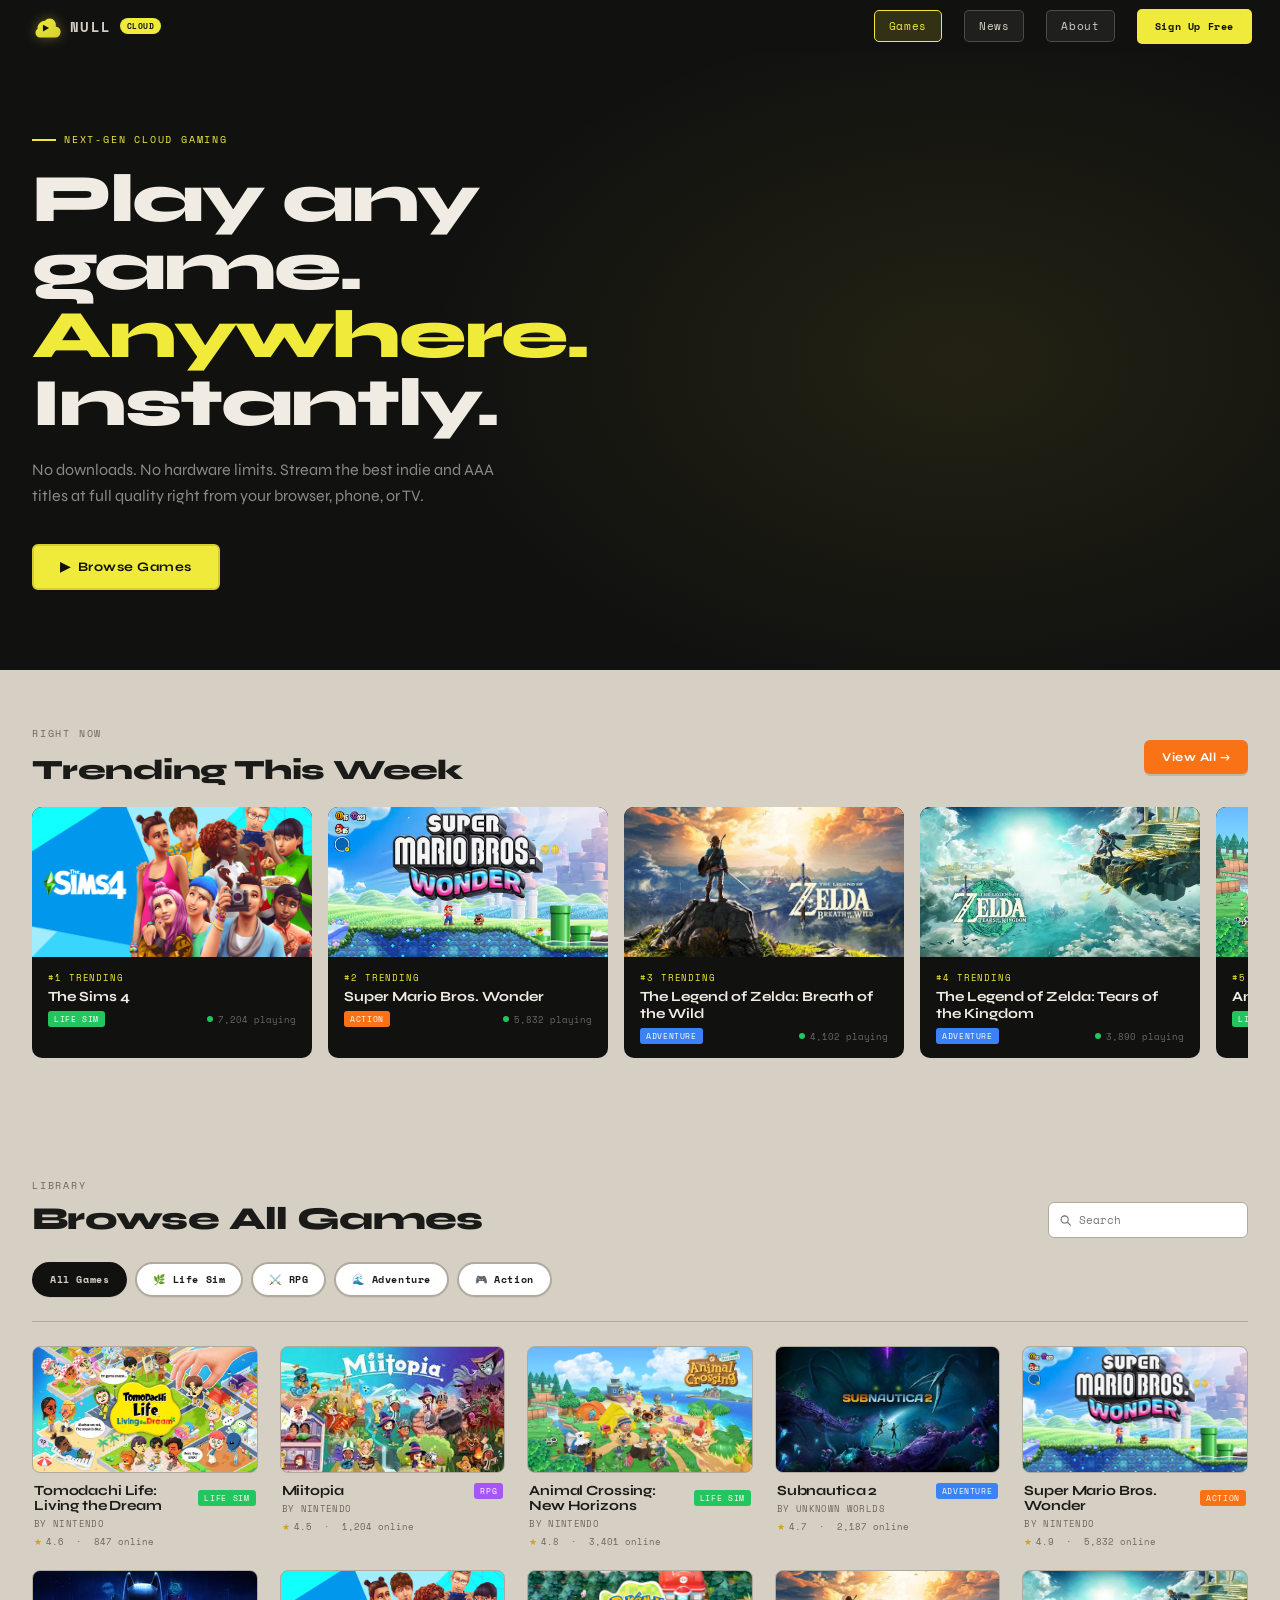
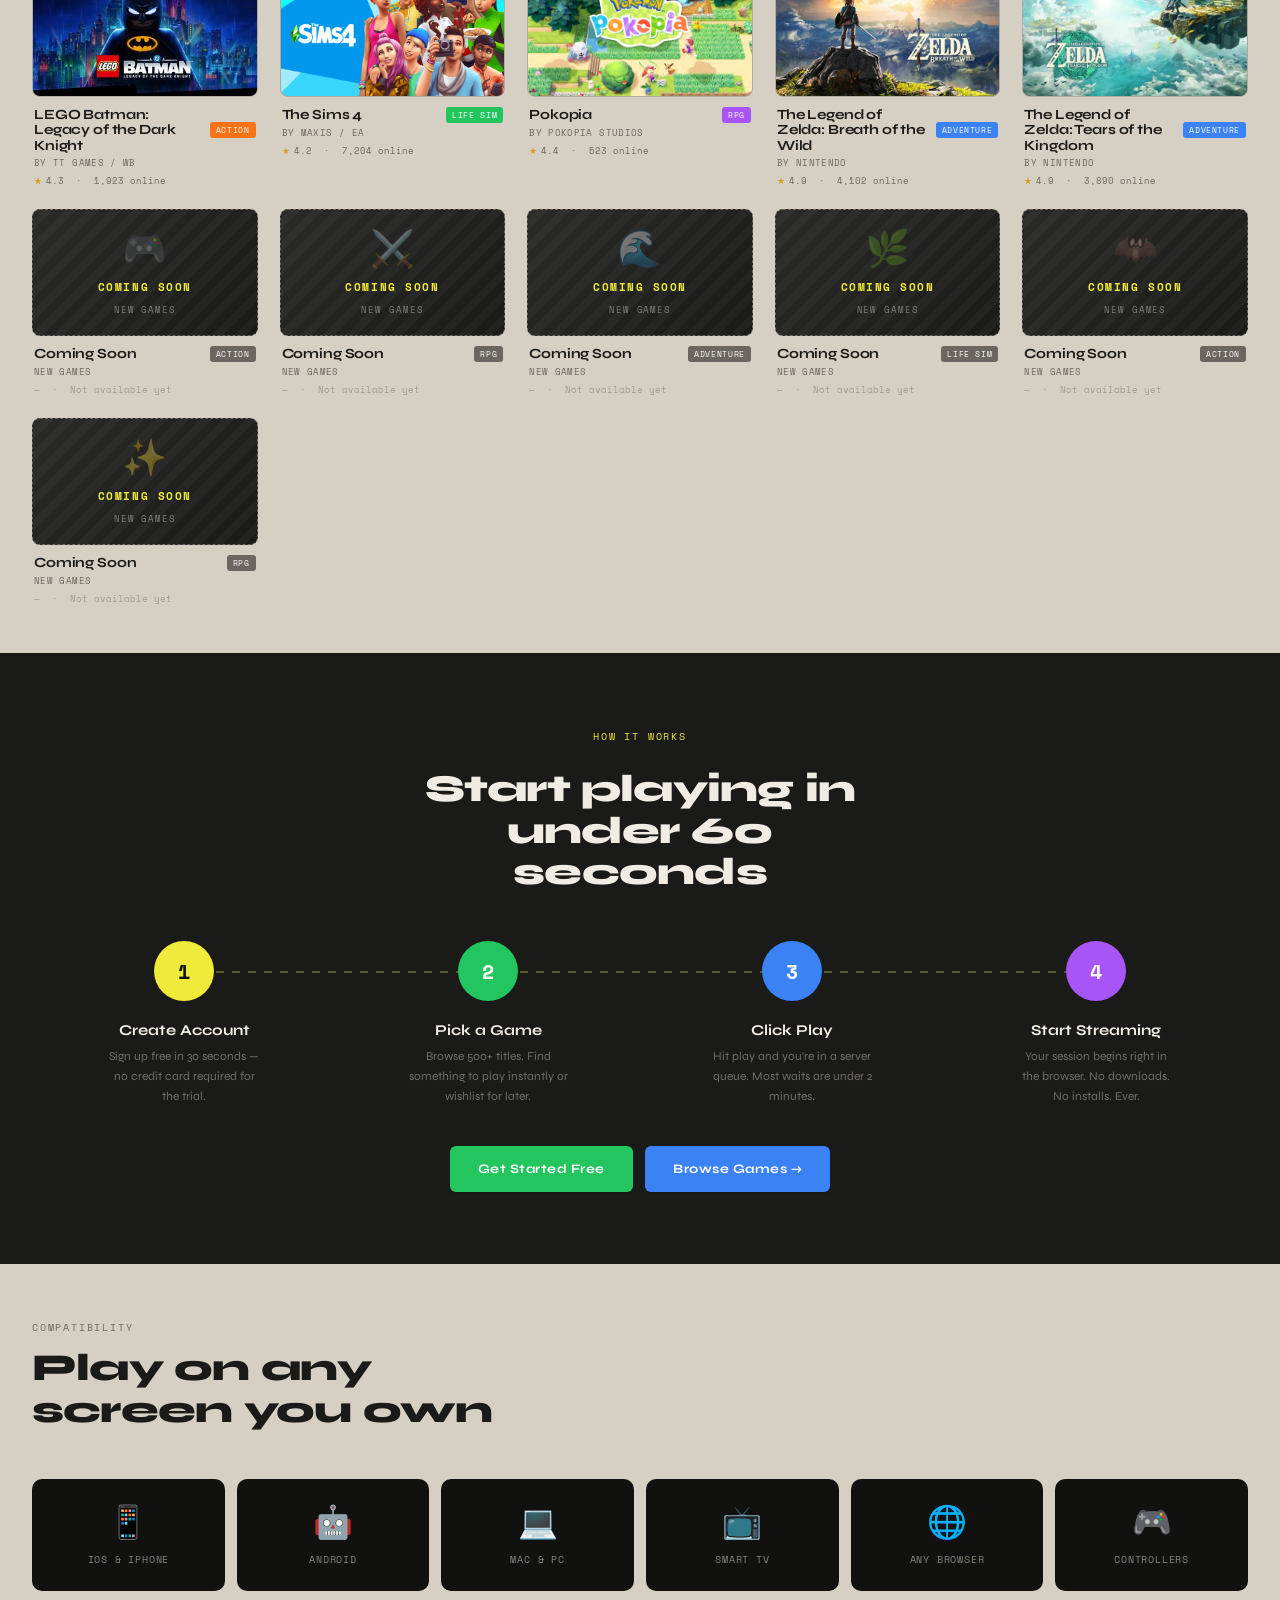
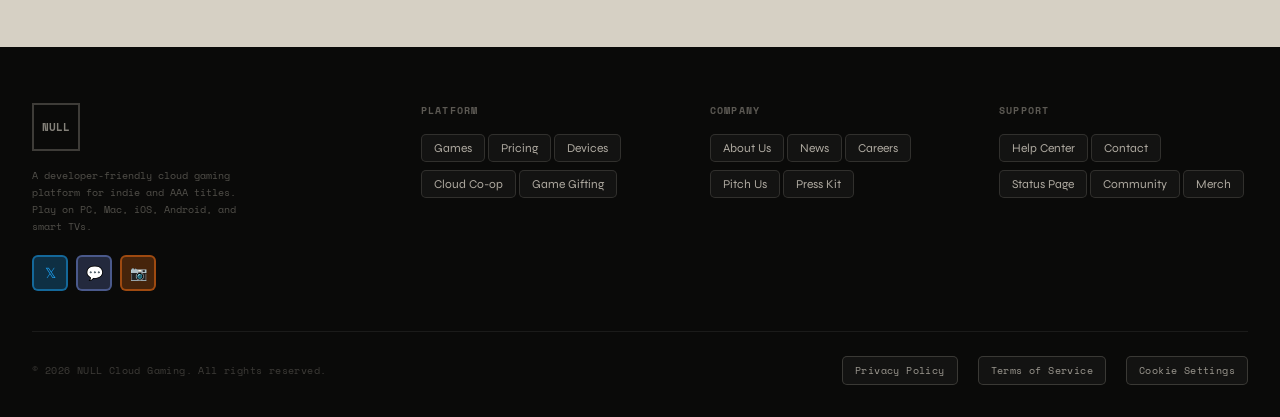
<file: null-cloud-gaming (1).html>
<!DOCTYPE html>
<html lang="en">
<head>
<meta charset="UTF-8">
<meta name="viewport" content="width=device-width, initial-scale=1.0">
<title>NULL Cloud Gaming</title>
<link rel="icon" type="image/svg+xml" href="data:image/svg+xml,%3Csvg xmlns='http://www.w3.org/2000/svg' viewBox='0 0 100 100'%3E%3Cpath d='M82 52c0-1.1-.06-2.18-.18-3.24A18 18 0 0 0 64 28a17.9 17.9 0 0 0-14 6.72A22 22 0 0 0 28 54a22 22 0 0 0 .34 3.84A14 14 0 0 0 22 70a14 14 0 0 0 14 14h44a16 16 0 0 0 16-16 15.9 15.9 0 0 0-14-15.86Z' fill='%23f0eb3a'/%3E%3Cpath d='M44 46v20l18-10z' fill='%23111110'/%3E%3C/svg%3E">
<link href="https://fonts.googleapis.com/css2?family=Space+Mono:wght@400;700&family=Syne:wght@400;600;700;800&display=swap" rel="stylesheet">
<style>
*,*::before,*::after{box-sizing:border-box;margin:0;padding:0}
:root{
  --bg:#d6d0c4;--dark:#111110;--accent:#f0eb3a;--text:#1a1a18;
  --muted:#6b6760;--border:#b0aa9e;--card:#ccc6b8;
  --green:#22c55e;--blue:#3b82f6;--purple:#a855f7;--coral:#f97316;--pink:#ec4899;--teal:#14b8a6;
  --nav-h:52px;
}
html{scroll-behavior:smooth}
body{font-family:'Syne',sans-serif;background:var(--bg);color:var(--text);min-height:100vh;display:flex;flex-direction:column}

/* ── NAV ── */
nav{position:sticky;top:0;z-index:200;height:var(--nav-h);background:var(--dark);display:flex;align-items:center;justify-content:space-between;padding:0 28px}
.logo{font-family:'Space Mono',monospace;font-weight:700;font-size:13px;color:var(--bg);letter-spacing:.08em;display:flex;align-items:center;gap:8px;cursor:pointer}
.logo-icon{flex-shrink:0;filter:drop-shadow(0 0 6px rgba(240,235,58,.35));transition:filter .2s,transform .2s}
.logo:hover .logo-icon{filter:drop-shadow(0 0 10px rgba(240,235,58,.55));transform:scale(1.08)}
.logo-text{font-size:14px;color:var(--bg);letter-spacing:.1em}
.cloud-badge{background:var(--accent);color:var(--dark);font-family:'Space Mono',monospace;font-size:8px;font-weight:700;padding:2px 7px;border-radius:20px;letter-spacing:.06em}
nav ul{list-style:none;display:flex;gap:22px;align-items:center}
nav ul a{font-family:'Space Mono',monospace;font-size:11px;color:var(--bg);text-decoration:none;letter-spacing:.06em;padding:7px 14px;border-radius:5px;border:1.5px solid rgba(214,208,196,.25);background:rgba(255,255,255,.06);transition:background .15s,border-color .15s,transform .1s;cursor:pointer;display:inline-block}
nav ul a:hover,nav ul a.active{background:rgba(240,235,58,.15);border-color:var(--accent);color:var(--accent)}
.nav-cta{background:var(--accent);color:var(--dark);font-family:'Space Mono',monospace;font-size:10px;font-weight:700;padding:8px 16px;border-radius:5px;letter-spacing:.06em;text-decoration:none;border:2px solid var(--accent);transition:transform .1s,opacity .15s !important}
.nav-cta:hover{transform:scale(1.04);opacity:.92 !important}

/* ── PAGES ── */
.page{display:none;flex-direction:column;flex:1}
.page.active{display:flex}

/* ══════════════════════════════
   HOME PAGE SECTIONS
══════════════════════════════ */

/* HERO BANNER */
.hero{background:var(--dark);padding:0 32px;position:relative;overflow:hidden}
.hero::before{content:'';position:absolute;inset:0;background:radial-gradient(ellipse 60% 80% at 75% 50%,rgba(240,235,58,.08) 0%,transparent 70%)}
.hero-layout{max-width:1300px;margin:0 auto;display:flex;align-items:center;position:relative;z-index:1}
.hero-inner{max-width:660px;padding:80px 48px 80px 0}
.hero-eyebrow{font-family:'Space Mono',monospace;font-size:10px;letter-spacing:.18em;text-transform:uppercase;color:var(--accent);margin-bottom:18px;display:flex;align-items:center;gap:8px}
.hero-eyebrow::before{content:'';display:inline-block;width:24px;height:2px;background:var(--accent)}
.hero h1{font-size:clamp(36px,5.5vw,68px);font-weight:800;line-height:1;letter-spacing:-.03em;color:#f0ece4;margin-bottom:20px}
.hero h1 span{color:var(--accent)}
.hero p{font-size:16px;line-height:1.6;color:rgba(240,236,228,.55);max-width:500px;margin-bottom:36px}
.hero-btns{display:flex;gap:12px;flex-wrap:wrap}
.btn{font-family:'Syne',sans-serif;font-weight:700;font-size:13px;letter-spacing:.04em;padding:13px 26px;border-radius:6px;border:2px solid transparent;cursor:pointer;transition:transform .15s,opacity .15s,box-shadow .15s;text-decoration:none;display:inline-flex;align-items:center;gap:8px;box-shadow:0 2px 0 rgba(0,0,0,.12)}
.btn:active{transform:scale(.97)}
.btn-primary{background:var(--accent);color:var(--dark);border-color:#d4cf2e}
.btn-primary:hover{opacity:.92;box-shadow:0 3px 12px rgba(240,235,58,.35)}
.btn-outline{background:rgba(255,255,255,.08);color:#f0ece4;border:2px solid rgba(240,236,228,.45)}
.btn-outline:hover{border-color:var(--accent);background:rgba(240,235,58,.12);color:var(--accent)}
.btn-green{background:var(--green);color:#fff}
.btn-green:hover{opacity:.9}
.btn-blue{background:var(--blue);color:#fff}
.btn-blue:hover{opacity:.9}
.btn-purple{background:var(--purple);color:#fff}
.btn-purple:hover{opacity:.9}
.btn-coral{background:var(--coral);color:#fff}
.btn-coral:hover{opacity:.9}
.btn-pink{background:var(--pink);color:#fff}
.btn-pink:hover{opacity:.9}
.btn-teal{background:var(--teal);color:#fff}
.btn-teal:hover{opacity:.9}
.btn-dark{background:var(--dark);color:#f0ece4;border:1.5px solid rgba(255,255,255,.12)}
.btn-dark:hover{background:#1e1e1c}
.btn-sm{padding:8px 16px;font-size:12px}
.hero-badges{display:flex;gap:20px;flex-wrap:wrap;margin-top:40px;padding-top:40px;border-top:1px solid rgba(255,255,255,.08)}
.hero-badge{display:flex;align-items:center;gap:8px}
.hero-badge-icon{font-size:18px}
.hero-badge-text{font-family:'Space Mono',monospace;font-size:10px;color:rgba(240,236,228,.45);letter-spacing:.06em;line-height:1.4}
.hero-badge-text strong{display:block;color:rgba(240,236,228,.85);font-size:12px;margin-bottom:2px}

/* STATS BAR */
.stats-bar{background:var(--accent);padding:20px 32px;display:flex;justify-content:space-around;flex-wrap:wrap;gap:16px}
.stat-item{text-align:center}
.stat-num{font-size:28px;font-weight:800;letter-spacing:-.02em;color:var(--dark);line-height:1}
.stat-label{font-family:'Space Mono',monospace;font-size:9px;letter-spacing:.1em;text-transform:uppercase;color:rgba(26,26,24,.6);margin-top:4px}

/* FEATURES SECTION */
.features{padding:72px 32px;background:var(--dark)}
.section-label{font-family:'Space Mono',monospace;font-size:10px;letter-spacing:.18em;text-transform:uppercase;color:var(--accent);margin-bottom:12px}
.section-title{font-size:clamp(24px,3.5vw,38px);font-weight:800;letter-spacing:-.02em;color:#f0ece4;margin-bottom:48px;max-width:480px;line-height:1.1}
.features-grid{display:grid;grid-template-columns:repeat(auto-fit,minmax(240px,1fr));gap:2px}
.feature-card{background:rgba(255,255,255,.04);padding:28px;transition:background .2s}
.feature-card:hover{background:rgba(255,255,255,.07)}
.feature-icon{width:44px;height:44px;border-radius:8px;display:flex;align-items:center;justify-content:center;font-size:20px;margin-bottom:18px;flex-shrink:0}
.fi-yellow{background:rgba(240,235,58,.15);border:1px solid rgba(240,235,58,.2)}
.fi-green{background:rgba(34,197,94,.15);border:1px solid rgba(34,197,94,.2)}
.fi-blue{background:rgba(59,130,246,.15);border:1px solid rgba(59,130,246,.2)}
.fi-purple{background:rgba(168,85,247,.15);border:1px solid rgba(168,85,247,.2)}
.fi-coral{background:rgba(249,115,22,.15);border:1px solid rgba(249,115,22,.2)}
.fi-teal{background:rgba(20,184,166,.15);border:1px solid rgba(20,184,166,.2)}
.feature-title{font-size:15px;font-weight:700;color:#f0ece4;margin-bottom:8px}
.feature-desc{font-size:13px;line-height:1.65;color:rgba(240,236,228,.45)}

/* PRICING SECTION */
.pricing-section{padding:72px 32px;background:var(--dark)}
.pricing-grid{display:grid;grid-template-columns:repeat(auto-fit,minmax(240px,1fr));gap:18px;margin-top:32px}
.price-card{background:rgba(255,255,255,.05);padding:28px;border-radius:18px;display:flex;flex-direction:column;gap:18px;transition:transform .2s,border-color .2s;border:1px solid rgba(255,255,255,.08)}
.price-card:hover{transform:translateY(-4px);border-color:rgba(240,235,58,.3)}
.price-card.featured{background:rgba(240,235,58,.12);border-color:rgba(240,235,58,.25)}
.price-tier{font-family:'Space Mono',monospace;font-size:11px;letter-spacing:.18em;text-transform:uppercase;color:var(--accent)}
.price-amount{font-size:44px;font-weight:800;color:#f0ece4;line-height:1}
.price-amount span{font-size:16px;font-weight:700;color:rgba(240,236,228,.65)}
.price-copy{font-size:13px;line-height:1.7;color:rgba(240,236,228,.65)}
.price-list{list-style:none;display:flex;flex-direction:column;gap:10px;padding:0;margin:0}
.price-list li{font-size:12px;color:rgba(240,236,228,.65);padding-left:18px;position:relative}
.price-list li::before{content:'•';position:absolute;left:0;top:0;color:var(--accent)}

/* BROWSE SECTION */
.browse-section{padding:56px 32px 0}
.browse-header{display:flex;align-items:flex-end;justify-content:space-between;margin-bottom:8px;flex-wrap:wrap;gap:16px}
.browse-header h2{font-size:clamp(22px,3vw,32px);font-weight:800;letter-spacing:-.02em}
.filters{display:flex;gap:8px;flex-wrap:wrap;padding:16px 0 24px;border-bottom:1px solid var(--border);margin-bottom:0}
.filter-btn{font-family:'Space Mono',monospace;font-size:10px;letter-spacing:.06em;padding:8px 16px;border-radius:20px;border:2px solid var(--border);background:#fff;color:var(--text);cursor:pointer;transition:all .15s;font-weight:700;box-shadow:0 1px 0 rgba(0,0,0,.06)}
.filter-btn:hover{border-color:var(--text);transform:translateY(-1px)}
.filter-btn[data-filter="all"].active{background:var(--dark);color:var(--bg);border-color:var(--dark)}
.filter-btn[data-filter="life-sim"].active{background:var(--green);color:#fff;border-color:var(--green)}
.filter-btn[data-filter="rpg"].active{background:var(--purple);color:#fff;border-color:var(--purple)}
.filter-btn[data-filter="adventure"].active{background:var(--blue);color:#fff;border-color:var(--blue)}
.filter-btn[data-filter="action"].active{background:var(--coral);color:#fff;border-color:var(--coral)}

.games-grid{padding:24px 0 48px;display:grid;grid-template-columns:repeat(auto-fill,minmax(210px,1fr));gap:22px}

/* CARD */
.card{display:flex;flex-direction:column;cursor:pointer;transition:transform .2s}
.card:hover{transform:translateY(-4px)}
.card-img{width:100%;aspect-ratio:16/9;border-radius:8px;overflow:hidden;position:relative;border:1.5px solid var(--border);background:var(--card)}
.card-img img{width:100%;height:100%;object-fit:cover;display:block;transition:transform .3s}
.card:hover .card-img img{transform:scale(1.05)}
.card-info{padding:10px 2px 0;display:flex;flex-direction:column;gap:3px}
.card-title-row{display:flex;align-items:center;justify-content:space-between;gap:8px}
.card-title{font-weight:700;font-size:14px;letter-spacing:-.01em;line-height:1.1}
.tag{font-family:'Space Mono',monospace;font-size:8px;letter-spacing:.08em;text-transform:uppercase;background:var(--dark);color:var(--bg);padding:2px 6px;border-radius:3px;white-space:nowrap;flex-shrink:0}
.tag.cloud{background:var(--accent);color:var(--dark)}
.tag.life-sim{background:var(--green);color:#fff}
.tag.rpg{background:var(--purple);color:#fff}
.tag.adventure{background:var(--blue);color:#fff}
.tag.action{background:var(--coral);color:#fff}
.card-studio{font-family:'Space Mono',monospace;font-size:9px;color:var(--muted);letter-spacing:.04em;text-transform:uppercase}
.card-rating{font-family:'Space Mono',monospace;font-size:9px;color:var(--muted);display:flex;align-items:center;gap:4px;margin-top:2px}
.card-rating span{color:#d4a017}

/* COMING SOON CARDS */
.card-coming-soon{cursor:default}
.card-coming-soon:hover{transform:none}
.card-coming-soon .card-img{background:linear-gradient(135deg,#2a2a28 0%,#1a1a18 100%);border-style:dashed;border-color:var(--muted);display:flex;flex-direction:column;align-items:center;justify-content:center;gap:8px}
.card-coming-soon .card-img::before{content:'';position:absolute;inset:0;background:repeating-linear-gradient(-45deg,transparent,transparent 8px,rgba(255,255,255,.03) 8px,rgba(255,255,255,.03) 16px)}
.coming-soon-label{font-family:'Space Mono',monospace;font-size:11px;font-weight:700;letter-spacing:.14em;text-transform:uppercase;color:var(--accent);position:relative;z-index:1}
.coming-soon-sub{font-family:'Space Mono',monospace;font-size:9px;letter-spacing:.1em;text-transform:uppercase;color:rgba(240,236,228,.45);position:relative;z-index:1}
.coming-soon-icon{font-size:36px;opacity:.35;position:relative;z-index:1}
.tag.soon{background:var(--muted);color:#fff}

/* TRENDING / POPULAR ROW */
.trending-section{padding:0 32px 56px;background:var(--bg)}
.trending-scroll{display:flex;gap:16px;overflow-x:auto;padding-bottom:8px;scrollbar-width:none}
.trending-scroll::-webkit-scrollbar{display:none}
.trending-card{flex:0 0 280px;background:var(--dark);border-radius:10px;overflow:hidden;cursor:pointer;transition:transform .2s;position:relative}
.trending-card:hover{transform:translateY(-3px)}
.trending-img{width:100%;height:150px;object-fit:cover;display:block}
.trending-img-placeholder{width:100%;height:150px;display:flex;align-items:center;justify-content:center;font-size:48px;opacity:.2}
.trending-info{padding:14px 16px}
.trending-rank{font-family:'Space Mono',monospace;font-size:9px;color:var(--accent);letter-spacing:.1em;text-transform:uppercase;margin-bottom:4px}
.trending-title{font-size:14px;font-weight:700;color:#f0ece4;margin-bottom:6px}
.trending-meta{display:flex;align-items:center;justify-content:space-between}
.trending-online{font-family:'Space Mono',monospace;font-size:9px;color:rgba(240,236,228,.4);display:flex;align-items:center;gap:5px}
.tdot{width:6px;height:6px;border-radius:50%;background:var(--green)}

/* HOW IT WORKS */
.how-section{padding:72px 32px;background:#1a1a18}
.how-steps{display:grid;grid-template-columns:repeat(auto-fit,minmax(200px,1fr));gap:0;margin-top:48px;position:relative}
.how-steps::before{content:'';position:absolute;top:30px;left:calc(12.5% + 16px);right:calc(12.5% + 16px);height:2px;background:repeating-linear-gradient(90deg,rgba(240,235,58,.3) 0,rgba(240,235,58,.3) 8px,transparent 8px,transparent 16px)}
.how-step{display:flex;flex-direction:column;align-items:center;text-align:center;padding:0 16px;position:relative}
.how-num{width:60px;height:60px;border-radius:50%;display:flex;align-items:center;justify-content:center;font-family:'Space Mono',monospace;font-weight:700;font-size:20px;margin-bottom:20px;position:relative;z-index:1}
.hn1{background:var(--accent);color:var(--dark)}
.hn2{background:var(--green);color:#fff}
.hn3{background:var(--blue);color:#fff}
.hn4{background:var(--purple);color:#fff}
.how-step h4{font-size:15px;font-weight:700;color:#f0ece4;margin-bottom:8px}
.how-step p{font-size:12px;line-height:1.65;color:rgba(240,236,228,.4);max-width:160px}

/* PLATFORMS SECTION */
.platforms-section{padding:56px 32px;background:var(--bg)}
.platforms-section .section-title{color:var(--text)}
.platforms-grid{display:grid;grid-template-columns:repeat(auto-fit,minmax(140px,1fr));gap:12px;margin-top:32px}
.platform-card{background:var(--dark);border-radius:10px;padding:24px 16px;display:flex;flex-direction:column;align-items:center;gap:10px;transition:transform .2s}
.platform-card:hover{transform:translateY(-3px)}
.platform-icon{font-size:32px}
.platform-name{font-family:'Space Mono',monospace;font-size:10px;color:rgba(214,208,196,.6);letter-spacing:.08em;text-transform:uppercase;text-align:center}

/* DETAIL PAGE */
#page-detail{background:var(--bg)}
.detail-back{padding:20px 32px 0;animation:fadeUp .3s ease both}
.back-btn{font-family:'Space Mono',monospace;font-size:11px;background:#fff;border:2px solid var(--border);cursor:pointer;color:var(--text);letter-spacing:.06em;display:inline-flex;align-items:center;gap:6px;padding:8px 14px;border-radius:6px;font-weight:700;transition:background .15s,border-color .15s,transform .1s;box-shadow:0 1px 0 rgba(0,0,0,.06)}
.back-btn:hover{background:var(--dark);color:var(--bg);border-color:var(--dark)}
.detail-hero{display:grid;grid-template-columns:1fr 340px;gap:32px;padding:24px 32px 0;animation:fadeUp .35s ease both}
.detail-screenshots{display:flex;flex-direction:column;gap:12px}
.main-screenshot{width:100%;aspect-ratio:16/9;border-radius:10px;border:1.5px solid var(--border);overflow:hidden;background:var(--card);position:relative}
.main-screenshot img{width:100%;height:100%;object-fit:cover;display:block}
.screenshot-thumbs{display:grid;grid-template-columns:repeat(4,1fr);gap:8px}
.thumb{aspect-ratio:16/9;border-radius:6px;border:1.5px solid var(--border);overflow:hidden;cursor:pointer;transition:border-color .15s;background:var(--card)}
.thumb:hover{border-color:var(--text)}
.thumb img{width:100%;height:100%;object-fit:cover;display:block;filter:brightness(.7);transition:filter .15s}
.thumb:hover img{filter:brightness(1)}

.detail-sidebar{display:flex;flex-direction:column;gap:14px}
.detail-meta{background:var(--dark);color:var(--bg);border-radius:10px;padding:24px}
.detail-meta h2{font-size:20px;font-weight:800;letter-spacing:-.02em;margin-bottom:4px}
.detail-meta .dev{font-family:'Space Mono',monospace;font-size:10px;color:rgba(214,208,196,.5);letter-spacing:.06em;text-transform:uppercase;margin-bottom:16px}
.meta-tags{display:flex;gap:6px;flex-wrap:wrap;margin-bottom:20px}
.meta-tag{font-family:'Space Mono',monospace;font-size:9px;padding:3px 8px;border-radius:3px;border:1px solid rgba(214,208,196,.2);color:rgba(214,208,196,.7);letter-spacing:.06em;text-transform:uppercase}
.rating-row{display:flex;align-items:center;gap:10px;margin-bottom:20px}
.stars{color:var(--accent);font-size:16px;letter-spacing:2px}
.rating-num{font-family:'Space Mono',monospace;font-size:13px;font-weight:700}
.rating-count{font-family:'Space Mono',monospace;font-size:10px;color:rgba(214,208,196,.5)}

.play-btn{width:100%;padding:14px;background:var(--accent);color:var(--dark);font-family:'Syne',sans-serif;font-weight:800;font-size:15px;letter-spacing:.04em;border:2px solid #d4cf2e;border-radius:8px;cursor:pointer;transition:opacity .15s,transform .1s,box-shadow .15s;display:flex;align-items:center;justify-content:center;gap:8px;box-shadow:0 3px 0 rgba(0,0,0,.2)}
.play-btn:hover{opacity:.92;box-shadow:0 4px 14px rgba(240,235,58,.4)}
.play-btn:active{transform:scale(.98)}

.sidebar-btns{display:grid;grid-template-columns:1fr 1fr;gap:8px}
.side-btn{padding:10px;font-family:'Space Mono',monospace;font-size:10px;letter-spacing:.06em;border-radius:6px;border:2px solid transparent;cursor:pointer;font-weight:700;transition:opacity .15s,transform .1s,box-shadow .15s;text-align:center;box-shadow:0 2px 0 rgba(0,0,0,.15)}
.side-btn:hover{opacity:.92;transform:translateY(-1px)}
.side-btn:active{transform:scale(.97)}
.sb-wishlist{background:var(--purple);color:#fff}
.sb-share{background:var(--blue);color:#fff}
.sb-gift{background:var(--pink);color:#fff}
.sb-trial{background:var(--teal);color:#fff}

.online-count{background:rgba(255,255,255,.06);border-radius:6px;padding:10px 14px;display:flex;align-items:center;gap:10px}
.online-dot{width:8px;height:8px;border-radius:50%;background:var(--green);flex-shrink:0;animation:pulse 2s infinite}
@keyframes pulse{0%,100%{box-shadow:0 0 0 0 rgba(34,197,94,.4)}50%{box-shadow:0 0 0 5px rgba(34,197,94,0)}}
.online-text{font-family:'Space Mono',monospace;font-size:10px;color:rgba(214,208,196,.7);letter-spacing:.04em}

.detail-body{padding:32px 32px 48px;display:grid;grid-template-columns:1fr 340px;gap:32px;animation:fadeUp .4s ease both}
.desc-section h3,.reviews-section h3{font-size:16px;font-weight:700;letter-spacing:-.01em;margin-bottom:12px}
.desc-text{font-size:14px;line-height:1.7;opacity:.85;margin-bottom:16px}
.review-card{background:var(--card);border-radius:8px;padding:16px;margin-bottom:12px;border:1px solid var(--border)}
.review-header{display:flex;align-items:center;gap:10px;margin-bottom:8px}
.reviewer-avatar{width:34px;height:34px;border-radius:50%;display:flex;align-items:center;justify-content:center;font-weight:700;font-size:13px;color:#fff;flex-shrink:0}
.reviewer-name{font-weight:700;font-size:13px}
.review-stars{color:#d4a017;font-size:12px;letter-spacing:1px}
.review-date{font-family:'Space Mono',monospace;font-size:9px;color:var(--muted);margin-left:auto}
.review-text{font-size:13px;line-height:1.6;opacity:.8}

.requirements{background:var(--dark);color:var(--bg);border-radius:10px;padding:20px;margin-bottom:14px}
.requirements h4{font-family:'Space Mono',monospace;font-size:11px;letter-spacing:.1em;text-transform:uppercase;color:rgba(214,208,196,.5);margin-bottom:14px}
.req-row{display:flex;justify-content:space-between;align-items:center;padding:8px 0;border-bottom:1px solid rgba(255,255,255,.06)}
.req-row:last-child{border-bottom:none}
.req-label{font-family:'Space Mono',monospace;font-size:10px;color:rgba(214,208,196,.5);letter-spacing:.04em}
.req-val{font-family:'Space Mono',monospace;font-size:11px;font-weight:700;color:var(--accent)}
.req-val.green{color:var(--green)}

.also-like{background:var(--card);border-radius:10px;padding:20px;border:1px solid var(--border)}
.also-like h4{font-family:'Space Mono',monospace;font-size:11px;letter-spacing:.1em;text-transform:uppercase;color:var(--muted);margin-bottom:14px}
.also-item{display:flex;align-items:center;gap:10px;padding:8px 0;border-bottom:1px solid var(--border);cursor:pointer;transition:opacity .15s}
.also-item:last-child{border-bottom:none}
.also-item:hover{opacity:.7}
.also-thumb{width:48px;height:34px;border-radius:4px;object-fit:cover;background:var(--dark);flex-shrink:0;overflow:hidden}
.also-thumb img{width:100%;height:100%;object-fit:cover}
.also-name{font-size:12px;font-weight:700;line-height:1.2}
.also-dev{font-family:'Space Mono',monospace;font-size:9px;color:var(--muted);margin-top:2px}

/* QUEUE OVERLAY */
.overlay{position:fixed;inset:0;background:rgba(10,10,8,.85);z-index:1000;display:none;align-items:center;justify-content:center}
.overlay.active{display:flex}
.queue-modal{background:var(--dark);border-radius:16px;padding:40px;width:90%;max-width:460px;display:flex;flex-direction:column;align-items:center;gap:20px;position:relative;animation:popIn .35s cubic-bezier(.34,1.56,.64,1) both}
@keyframes popIn{from{opacity:0;transform:scale(.85)}to{opacity:1;transform:scale(1)}}
.queue-close{position:absolute;top:16px;right:16px;background:rgba(255,255,255,.1);border:2px solid rgba(214,208,196,.25);color:var(--bg);font-size:16px;width:36px;height:36px;border-radius:8px;cursor:pointer;display:flex;align-items:center;justify-content:center;transition:background .15s,border-color .15s}
.queue-close:hover{background:rgba(255,255,255,.18);border-color:rgba(214,208,196,.5)}
.queue-game-name{font-family:'Space Mono',monospace;font-size:11px;letter-spacing:.1em;text-transform:uppercase;color:rgba(214,208,196,.5)}
.loading-spinner{width:56px;height:56px;border:3px solid rgba(214,208,196,.1);border-top-color:var(--accent);border-radius:50%;animation:spin .8s linear infinite}
@keyframes spin{to{transform:rotate(360deg)}}
.loading-title{font-size:20px;font-weight:700;color:var(--bg);text-align:center}
.loading-sub{font-family:'Space Mono',monospace;font-size:11px;color:rgba(214,208,196,.5);text-align:center;letter-spacing:.04em}
.loading-dots span{animation:blink 1.2s infinite both}
.loading-dots span:nth-child(2){animation-delay:.2s}
.loading-dots span:nth-child(3){animation-delay:.4s}
@keyframes blink{0%,80%,100%{opacity:.2}40%{opacity:1}}
.queue-position{font-size:64px;font-weight:800;color:var(--accent);line-height:1;font-family:'Space Mono',monospace}
.queue-label{font-family:'Space Mono',monospace;font-size:11px;color:rgba(214,208,196,.5);letter-spacing:.1em;text-transform:uppercase}
.queue-bar-wrap{width:100%;background:rgba(255,255,255,.07);border-radius:20px;height:6px;overflow:hidden}
.queue-bar{height:100%;background:var(--accent);border-radius:20px;transition:width .8s ease}
.queue-info{width:100%;display:grid;grid-template-columns:1fr 1fr;gap:12px}
.queue-stat{background:rgba(255,255,255,.05);border-radius:8px;padding:12px;text-align:center}
.queue-stat-num{font-family:'Space Mono',monospace;font-size:18px;font-weight:700;color:var(--accent)}
.queue-stat-label{font-family:'Space Mono',monospace;font-size:9px;color:rgba(214,208,196,.4);letter-spacing:.06em;text-transform:uppercase;margin-top:4px}
.queue-cancel{font-family:'Space Mono',monospace;font-size:10px;color:var(--bg);letter-spacing:.06em;cursor:pointer;background:rgba(255,255,255,.08);border:2px solid rgba(214,208,196,.25);padding:10px 18px;border-radius:6px;font-weight:700;transition:background .15s,border-color .15s}
.queue-cancel:hover{background:rgba(255,255,255,.14);border-color:rgba(214,208,196,.45)}
.connected-icon{font-size:48px}
.connected-title{font-size:22px;font-weight:800;color:var(--bg);text-align:center}
.connected-sub{font-family:'Space Mono',monospace;font-size:11px;color:rgba(214,208,196,.5);text-align:center;letter-spacing:.04em}

/* FOOTER */
footer{background:#0a0a09;color:var(--bg);padding:56px 32px 32px}
.footer-top{display:grid;grid-template-columns:1.4fr 1fr 1fr 1fr;gap:40px;padding-bottom:40px;border-bottom:1px solid rgba(255,255,255,.07)}
.footer-brand{}
.footer-logo-mark{width:48px;height:48px;border:2px solid rgba(214,208,196,.25);display:flex;align-items:center;justify-content:center;font-family:'Space Mono',monospace;font-size:11px;font-weight:700;color:rgba(214,208,196,.6);margin-bottom:16px}
.footer-tagline{font-family:'Space Mono',monospace;font-size:10px;color:rgba(214,208,196,.35);line-height:1.7;max-width:220px;margin-bottom:20px}
.footer-socials{display:flex;gap:8px}
.social-btn{width:36px;height:36px;border-radius:6px;display:flex;align-items:center;justify-content:center;font-size:14px;cursor:pointer;transition:transform .15s,box-shadow .15s;text-decoration:none;border:2px solid transparent}
.social-btn:hover{transform:scale(1.08);box-shadow:0 2px 8px rgba(0,0,0,.25)}
.sb-tw{background:rgba(29,161,242,.25);color:#1da1f2;border-color:rgba(29,161,242,.5)}
.sb-dc{background:rgba(114,137,218,.25);color:#7289da;border-color:rgba(114,137,218,.5)}
.sb-ig{background:rgba(249,115,22,.25);color:var(--coral);border-color:rgba(249,115,22,.5)}
.footer-col h5{font-family:'Space Mono',monospace;font-size:10px;letter-spacing:.12em;text-transform:uppercase;color:rgba(214,208,196,.4);margin-bottom:16px}
.footer-col a{display:inline-block;font-size:12px;color:rgba(214,208,196,.8);text-decoration:none;margin-bottom:8px;padding:6px 12px;border-radius:5px;border:1.5px solid rgba(214,208,196,.15);background:rgba(255,255,255,.04);transition:background .15s,border-color .15s,color .15s}
.footer-col a:hover{color:var(--bg);background:rgba(240,235,58,.12);border-color:rgba(240,235,58,.35)}
.footer-bottom{display:flex;justify-content:space-between;align-items:center;padding-top:24px;flex-wrap:wrap;gap:12px}
.footer-copy{font-family:'Space Mono',monospace;font-size:10px;color:rgba(214,208,196,.25);letter-spacing:.04em}
.footer-bottom-links{display:flex;gap:20px}
.footer-bottom-links a{font-family:'Space Mono',monospace;font-size:10px;color:rgba(214,208,196,.7);text-decoration:none;letter-spacing:.04em;padding:6px 12px;border-radius:5px;border:1.5px solid rgba(214,208,196,.2);background:rgba(255,255,255,.04);transition:background .15s,border-color .15s,color .15s}
.footer-bottom-links a:hover{color:var(--bg);background:rgba(255,255,255,.1);border-color:rgba(214,208,196,.4)}

@keyframes fadeUp{from{opacity:0;transform:translateY(14px)}to{opacity:1;transform:translateY(0)}}

@media(max-width:900px){
  .hero-layout{flex-direction:column;gap:36px;align-items:flex-start}
  .hero-inner{padding:0}
  .footer-top{grid-template-columns:1fr 1fr}
  .how-steps::before{display:none}
}
@media(max-width:700px){
  .detail-hero,.detail-body{grid-template-columns:1fr}
  .games-grid{grid-template-columns:repeat(2,1fr)}
  .browse-section{padding:40px 16px 0}
  .trending-section{padding:0 16px 40px}
  .hero{padding:48px 16px 56px}
  .stats-bar,.features,.how-section,.platforms-section{padding-left:16px;padding-right:16px}
  .detail-back,.detail-hero,.detail-body{padding-left:16px;padding-right:16px}
  footer{padding:40px 16px 24px}
  .footer-top{grid-template-columns:1fr}
  nav ul li:nth-child(n+4){display:none}
  .how-steps{grid-template-columns:1fr 1fr}
}
</style>
</head>
<body>

<nav>
  <div class="logo" onclick="showPage('home')">
    <svg class="logo-icon" width="34" height="34" viewBox="0 0 100 100" fill="none" xmlns="http://www.w3.org/2000/svg">
      <defs>
        <linearGradient id="logoGrad" x1="0%" y1="0%" x2="100%" y2="100%">
          <stop offset="0%" stop-color="#f0eb3a"/>
          <stop offset="100%" stop-color="#d4cf2e"/>
        </linearGradient>
      </defs>
      <!-- Cloud shape -->
      <path d="M82 52c0-1.1-.06-2.18-.18-3.24A18 18 0 0 0 64 28a17.9 17.9 0 0 0-14 6.72A22 22 0 0 0 28 54a22 22 0 0 0 .34 3.84A14 14 0 0 0 22 70a14 14 0 0 0 14 14h44a16 16 0 0 0 16-16 15.9 15.9 0 0 0-14-15.86Z" fill="url(#logoGrad)"/>
      <!-- Play triangle -->
      <path d="M44 46v20l18-10z" fill="#111110"/>
    </svg>
    <span class="logo-text">NULL</span>
    <span class="cloud-badge">CLOUD</span>
  </div>
  <ul>
    <li><a onclick="showPage('home')" class="active" id="nav-games">Games</a></li>
    <li><a href="#">News</a></li>
    <li><a href="#">About</a></li>
    <li><a href="#" class="nav-cta">Sign Up Free</a></li>
  </ul>
</nav>

<!-- ══ HOME PAGE ══ -->
<div class="page active" id="page-home">

  <!-- HERO -->
  <section class="hero">
    <div class="hero-layout">
      <div class="hero-inner">
        <div class="hero-eyebrow">Next-gen cloud gaming</div>
        <h1>Play any game.<br><span>Anywhere.</span> Instantly.</h1>
        <p>No downloads. No hardware limits. Stream the best indie and AAA titles at full quality right from your browser, phone, or TV.</p>
        <div class="hero-btns">
          <button class="btn btn-primary" onclick="document.getElementById('browse').scrollIntoView({behavior:'smooth'})">▶ &nbsp;Browse Games</button>
        </div>
      </div>
    </div>
  </section>

  <!-- TRENDING -->
  <section class="trending-section" style="padding-top:56px">
    <div style="display:flex;align-items:center;justify-content:space-between;margin-bottom:20px;flex-wrap:wrap;gap:12px">
      <div>
        <div class="section-label" style="color:var(--muted)">Right now</div>
        <h2 style="font-size:clamp(20px,2.5vw,28px);font-weight:800;letter-spacing:-.02em">Trending This Week</h2>
      </div>
      <button class="btn btn-coral btn-sm" onclick="document.getElementById('browse').scrollIntoView({behavior:'smooth'})">View All →</button>
    </div>
    <div class="trending-scroll" id="trending-scroll"></div>
  </section>

  <!-- BROWSE -->
  <section class="browse-section" id="browse">
    <div class="browse-header">
      <div>
        <div class="section-label" style="color:var(--muted);font-size:10px;font-family:'Space Mono',monospace;letter-spacing:.18em;text-transform:uppercase;margin-bottom:6px">Library</div>
        <h2>Browse All Games</h2>
      </div>
      <div class="search-wrap" style="background:#fff;border:1.5px solid var(--border);border-radius:6px;padding:0 10px;gap:8px;height:36px;width:200px;display:flex;align-items:center">
        <svg width="14" height="14" viewBox="0 0 24 24" fill="none" stroke="#6b6760" stroke-width="2" stroke-linecap="round"><circle cx="11" cy="11" r="7"/><line x1="16.5" y1="16.5" x2="22" y2="22"/></svg>
        <input type="text" placeholder="Search" id="search-input" style="border:none;background:transparent;font-family:'Space Mono',monospace;font-size:11px;color:var(--text);outline:none;width:100%">
      </div>
    </div>
    <div class="filters">
      <button class="filter-btn active" data-filter="all">All Games</button>
      <button class="filter-btn" data-filter="life-sim">🌿 Life Sim</button>
      <button class="filter-btn" data-filter="rpg">⚔️ RPG</button>
      <button class="filter-btn" data-filter="adventure">🌊 Adventure</button>
      <button class="filter-btn" data-filter="action">🎮 Action</button>
    </div>
    <div class="games-grid" id="games-grid"></div>
  </section>

  <!-- HOW IT WORKS -->
  <section class="how-section">
    <div style="text-align:center">
      <div class="section-label" style="display:inline-block">How it works</div>
      <div class="section-title" style="margin:12px auto 0;text-align:center">Start playing in under 60 seconds</div>
    </div>
    <div class="how-steps">
      <div class="how-step">
        <div class="how-num hn1">1</div>
        <h4>Create Account</h4>
        <p>Sign up free in 30 seconds — no credit card required for the trial.</p>
      </div>
      <div class="how-step">
        <div class="how-num hn2">2</div>
        <h4>Pick a Game</h4>
        <p>Browse 500+ titles. Find something to play instantly or wishlist for later.</p>
      </div>
      <div class="how-step">
        <div class="how-num hn3">3</div>
        <h4>Click Play</h4>
        <p>Hit play and you're in a server queue. Most waits are under 2 minutes.</p>
      </div>
      <div class="how-step">
        <div class="how-num hn4">4</div>
        <h4>Start Streaming</h4>
        <p>Your session begins right in the browser. No downloads. No installs. Ever.</p>
      </div>
    </div>
    <div style="text-align:center;margin-top:40px;display:flex;gap:12px;justify-content:center;flex-wrap:wrap">
      <button class="btn btn-green" onclick="document.getElementById('browse').scrollIntoView({behavior:'smooth'})">Get Started Free</button>
      <button class="btn btn-blue" onclick="document.getElementById('browse').scrollIntoView({behavior:'smooth'})">Browse Games →</button>
    </div>
  </section>

  <!-- PLATFORMS -->
  <section class="platforms-section">
    <div class="section-label" style="color:var(--muted)">Compatibility</div>
    <div class="section-title">Play on any screen you own</div>
    <div class="platforms-grid">
      <div class="platform-card"><div class="platform-icon">📱</div><div class="platform-name">iOS & iPhone</div></div>
      <div class="platform-card"><div class="platform-icon">🤖</div><div class="platform-name">Android</div></div>
      <div class="platform-card"><div class="platform-icon">💻</div><div class="platform-name">Mac & PC</div></div>
      <div class="platform-card"><div class="platform-icon">📺</div><div class="platform-name">Smart TV</div></div>
      <div class="platform-card"><div class="platform-icon">🌐</div><div class="platform-name">Any Browser</div></div>
      <div class="platform-card"><div class="platform-icon">🎮</div><div class="platform-name">Controllers</div></div>
    </div>
  </section>

  <!-- FOOTER -->
  <footer>
    <div class="footer-top">
      <div class="footer-brand">
        <div class="footer-logo-mark">NULL</div>
        <p class="footer-tagline">A developer-friendly cloud gaming platform for indie and AAA titles. Play on PC, Mac, iOS, Android, and smart TVs.</p>
        <div class="footer-socials">
          <a href="#" class="social-btn sb-tw">𝕏</a>
          <a href="#" class="social-btn sb-dc">💬</a>
          <a href="#" class="social-btn sb-ig">📷</a>
        </div>
      </div>
      <div class="footer-col">
        <h5>Platform</h5>
        <a href="#">Games</a>
        <a href="#">Pricing</a>
        <a href="#">Devices</a>
        <a href="#">Cloud Co-op</a>
        <a href="#">Game Gifting</a>
      </div>
      <div class="footer-col">
        <h5>Company</h5>
        <a href="#">About Us</a>
        <a href="#">News</a>
        <a href="#">Careers</a>
        <a href="#">Pitch Us</a>
        <a href="#">Press Kit</a>
      </div>
      <div class="footer-col">
        <h5>Support</h5>
        <a href="#">Help Center</a>
        <a href="#">Contact</a>
        <a href="#">Status Page</a>
        <a href="#">Community</a>
        <a href="#">Merch</a>
      </div>
    </div>
    <div class="footer-bottom">
      <span class="footer-copy">© 2026 NULL Cloud Gaming. All rights reserved.</span>
      <div class="footer-bottom-links">
        <a href="#">Privacy Policy</a>
        <a href="#">Terms of Service</a>
        <a href="#">Cookie Settings</a>
      </div>
    </div>
  </footer>
</div>

<!-- ══ DETAIL PAGE ══ -->
<div class="page" id="page-detail">
  <div class="detail-back">
    <button class="back-btn" onclick="showPage('home')">← Back to all games</button>
  </div>
  <div class="detail-hero" id="detail-hero"></div>
  <div class="detail-body" id="detail-body"></div>
  <footer>
    <div class="footer-top">
      <div class="footer-brand">
        <div class="footer-logo-mark">NULL</div>
        <p class="footer-tagline">A developer-friendly cloud gaming platform for indie and AAA titles. Play on any device, anywhere.</p>
        <div class="footer-socials">
          <a href="#" class="social-btn sb-tw">𝕏</a>
          <a href="#" class="social-btn sb-dc">💬</a>
          <a href="#" class="social-btn sb-ig">📷</a>
        </div>
      </div>
      <div class="footer-col"><h5>Platform</h5><a href="#">Games</a><a href="#">Pricing</a><a href="#">Devices</a><a href="#">Cloud Co-op</a></div>
      <div class="footer-col"><h5>Company</h5><a href="#">About Us</a><a href="#">News</a><a href="#">Careers</a><a href="#">Pitch Us</a></div>
      <div class="footer-col"><h5>Support</h5><a href="#">Help Center</a><a href="#">Contact</a><a href="#">Status Page</a><a href="#">Community</a></div>
    </div>
    <div class="footer-bottom">
      <span class="footer-copy">© 2026 NULL Cloud Gaming. All rights reserved.</span>
      <div class="footer-bottom-links"><a href="#">Privacy</a><a href="#">Terms</a><a href="#">Cookies</a></div>
    </div>
  </footer>
</div>

<!-- QUEUE OVERLAY -->
<div class="overlay" id="queue-overlay">
  <div class="queue-modal">
    <button class="queue-close" onclick="closeQueue()">✕</button>
    <div class="queue-game-name" id="queue-game-name"></div>
    <div id="queue-content" style="width:100%;display:flex;flex-direction:column;align-items:center;gap:20px"></div>
  </div>
</div>

<script>
function localImg(folder, file) {
  const dir = folder.split('/').map(encodeURIComponent).join('/');
  return `images/${dir}/${encodeURIComponent(file)}`;
}
function localGallery(folder, files) {
  return files.map(f => localImg(folder, f));
}
function coverImg(file) {
  return `gamecoverimages/${encodeURIComponent(file)}`;
}

// Main card / trending covers (gamecoverimages/)
const GAME_COVERS = {
  tomodachi: 'tomodachicover.jpg',
  miitopia: 'miitopiacover.jpg',
  acnh: 'animalcrossingcover.avif',
  subnautica2: 'subnautica2cover.jpg',
  mario: 'mariocover.avif',
  'lego-batman': 'batemancover.jpg',
  sims4: 'sims4cover.png',
  pokopia: 'pokopiacover.avif',
  'zelda-botw': 'zeldabotwcover.jpg',
  'zelda-totk': 'zeldatotkcover.webp',
};

// game id → [images subfolder name, gallery screenshots]
const IMAGE_DIRS = {
  tomodachi: ['tomodachi life', [
    'image1.webp', 'image2.webp', 'image3.webp', 'image4.webp', 'image5.webp',
  ]],
  miitopia: ['miitopia', [
    'miitopia-nintendo-switch-1.webp', 'Wh4ccumUe4rRSRQ8KVDoYA.jpg',
    '_Switch_Miitopia_eGDP_Customize_1_Wigs_SCRN.avif',
    'bf3ad55b42d115160d296ad2e98bba32923517dc.avif',
  ]],
  acnh: ['animal crossing', [
    'FUaZTiVV56aUQNhF4gqVXP.webp', 'GhDDEAU4MNPocPJdGwpgAK.webp',
    'iZikTSRa7VUU6FMKTkHfDf.webp', 'uQgKvtbaN94TWQyn9HyHv.webp',
  ]],
  subnautica2: ['subnautica2', [
    'Subnautica-1024x576.webp', 'deep-grand-reef-subnautica-qjav8k830xl6lkw3.webp',
    'kJfEDMsGMVPA46kCgK6rmX.webp', 'subnautica-2-review-3.webp',
  ]],
  mario: ['mario', [
    'wp13008790.webp', '289801abfa5f211359582006a9ba1dc3.webp',
    '20006717_SCR09.webp',
    'super-mario-bros-wonder-nintendo-switch-review-2023-10-15_20-17-40_905843.webp',
  ]],
  'lego-batman': ['bateman', [
    'large.jpg', 'images.webp', 'maxresdefault.jpg', 'images.jpg',
    'ss_3c98a7a4d4624f8799d553a58fdb31d33ce1e494.1920x1080.jpg',
  ]],
  sims4: ['sims4', [
    'SIMS_Website_Update_Homepage_Imaginative__1_.webp', 'The-Sims-4---Xbox-One.webp',
    'AvBfRzsffW4V0ZMmclPSBrfg.webp', 'dark.webp', 'campus-logo.webp',
  ]],
  pokopia: ['pokopia', [
    'pokemon-pokopia-4.jpg',
    'poke-mon-pokopia-2-69a8009972e41.jpeg',
    'images (1).jpg',
    'Pokemon Pokopia Test Review Digitec Galaxus Magazin B21.jpg',
    'pokemon-pokopia-carapuce-tiplouf-aquali-eau.avif',
    'obs64_2026-03-03_16-32-46.avif',
  ]],
  'zelda-botw': ['zeldabotw', [
    'botw03.png.webp',
    'botw4kthumb-1619064723460.jpg',
    'maxresdefault.jpg',
    'Screen_Shot_2017_01_13_at_2.31.18_PM.avif',
    'Zelda_botw_48.jpg',
  ]],
  'zelda-totk': ['zeldatotk', [
    'Promo4.webp',
    'switch-zeldatotk-mediapreview-scrn-04.jpg',
    'switch_tloz_totk_screen_31.jpg.webp',
    'totk-brokenweapon-1680023746057.png',
    'TotK_AonumaVideo_23_png_jpgcopy.avif',
  ]],
};

function withFolderImages(game) {
  const cfg = IMAGE_DIRS[game.id];
  const screenshots = cfg ? localGallery(cfg[0], cfg[1]) : [];
  const coverFile = GAME_COVERS[game.id];
  const cover = coverFile ? coverImg(coverFile) : (screenshots[0] || null);
  return { ...game, screenshots, cover };
}

const GAMES = [
  {id:'tomodachi',title:'Tomodachi Life: Living the Dream',dev:'Nintendo',genre:'life-sim',tags:['Life Sim'],icon:'👥',
   rating:4.6,reviews:2341,online:847,
   desc:`Tomodachi Life: Living the Dream is the ultimate life simulation experience where your Miis come to life with outrageous personalities, unexpected friendships, and bizarre life events you never saw coming.\n\nFrom rap battles to marriage proposals, no two days are the same on your island. Your Miis have genuine opinions, preferences, and emotional needs — it's up to you to keep them happy while watching the chaos unfold.`,
   requirements:{Resolution:'1080p',Latency:'<20ms',Save:'Cloud',Controller:'Optional'},
   comments:[
     {name:'Luna M.',avatar:'#7c3aed',initials:'LM',stars:5,date:'2 days ago',text:'Absolutely addicted. My Miis have better social lives than I do at this point. The dream sequences are hilarious!'},
     {name:'Jax P.',avatar:'#0891b2',initials:'JP',stars:4,date:'1 week ago',text:'Way more content than the original. Cloud save means I can pick up right where I left off on any device.'},
     {name:'Sera T.',avatar:'#be185d',initials:'ST',stars:5,date:'2 weeks ago',text:'Playing this via cloud with zero lag is unreal. My whole family fights over who gets to play next.'},
   ]},
  {id:'miitopia',title:'Miitopia',dev:'Nintendo',genre:'rpg',tags:['RPG'],icon:'🎭',
   rating:4.5,reviews:3102,online:1204,
   desc:`Miitopia is a hilarious, heartfelt RPG where you cast your own Miis as the heroes and villains in an epic quest to restore stolen faces across the land.\n\nChoose your party's jobs, build friendships through camping trips and shared meals, and watch bonds form as your custom cast battles through charming dungeons.`,
   requirements:{Resolution:'1080p',Latency:'<30ms',Save:'Cloud',Controller:'Optional'},
   comments:[
     {name:'Cleo V.',avatar:'#be185d',initials:'CV',stars:5,date:'1 day ago',text:'Putting my whole family in the game is pure chaos and I love every second. My dad as the final boss was a masterpiece.'},
     {name:'Teo B.',avatar:'#0891b2',initials:'TB',stars:5,date:'4 days ago',text:'The relationship system between Miis is genuinely touching. Two of my friend-Miis became best friends and I felt things.'},
     {name:'Nia F.',avatar:'#15803d',initials:'NF',stars:4,date:'2 weeks ago',text:'Great fun but can feel repetitive mid-game. The customisation and humour carry it all the way through.'},
   ]},
  {id:'acnh',title:'Animal Crossing: New Horizons',dev:'Nintendo',genre:'life-sim',tags:['Life Sim'],icon:'🏝',
   rating:4.8,reviews:8847,online:3401,
   desc:`Escape to your own private island paradise where you set the pace, decorate your world, and build friendships with charming animal villagers.\n\nFish, catch bugs, design your home, terraform your island, and visit friends' islands in seamless cloud multiplayer. With seasonal events and hundreds of hours of content, Animal Crossing is the ultimate cozy game.`,
   requirements:{Resolution:'1080p',Latency:'<35ms',Save:'Cloud',Controller:'Recommended'},
   comments:[
     {name:'Hana S.',avatar:'#be185d',initials:'HS',stars:5,date:'6 hours ago',text:'Playing on my phone during commutes via cloud has completely reinvigorated my island. Visiting friends is seamless now.'},
     {name:'Ollie D.',avatar:'#7c3aed',initials:'OD',stars:5,date:'2 days ago',text:'The GOAT cozy game. Cloud streaming means I finally have time since I can play literally anywhere.'},
     {name:'Petra J.',avatar:'#c2410c',initials:'PJ',stars:4,date:'1 week ago',text:"I'd love more end-game content but the game is so relaxing I don't care. It's digital therapy."},
   ]},
  {id:'subnautica2',title:'Subnautica 2',dev:'Unknown Worlds',genre:'adventure',tags:['Adventure'],icon:'🌊',
   rating:4.7,reviews:4521,online:2187,
   desc:`Dive deeper than ever in Subnautica 2. Crash-land on a new ocean planet with your crew and face a fully co-op underwater survival experience — build bases, pilot submarines, and unravel an ancient alien mystery lurking in the abyssal dark.\n\nWith a new biome system and native co-op for up to four players, Subnautica 2 is the definitive underwater adventure.`,
   requirements:{Resolution:'4K',Latency:'<20ms',Save:'Cloud',Controller:'Optional'},
   comments:[
     {name:'Remy A.',avatar:'#0891b2',initials:'RA',stars:5,date:'1 day ago',text:'The new alien planet is somehow even more terrifying and beautiful than the original. Cloud co-op was flawless.'},
     {name:'Kai O.',avatar:'#15803d',initials:'KO',stars:5,date:'3 days ago',text:'I genuinely screamed when a leviathan emerged from the trench below me. 10/10. Streaming quality is incredible.'},
     {name:'Blair N.',avatar:'#c2410c',initials:'BN',stars:4,date:'1 week ago',text:'Co-op adds so much. Building a base with a friend is the best gaming experience I\'ve had all year.'},
   ]},
  {id:'mario',title:'Super Mario Bros. Wonder',dev:'Nintendo',genre:'action',tags:['Action'],icon:'⭐',
   rating:4.9,reviews:11204,online:5832,
   desc:`Super Mario Bros. Wonder is the most inventive Mario platformer in decades. Collect Wonder Flowers to trigger bizarre, reality-bending transformations — no two Wonder events are ever the same.\n\nPlay solo or with up to four friends in seamless cloud co-op across six worlds packed with secrets, badges, and surprises. Streaming at 60fps means silky-smooth platforming wherever you are.`,
   requirements:{Resolution:'1080p',Latency:'<15ms',Save:'Cloud',Controller:'Required'},
   comments:[
     {name:'Emi C.',avatar:'#be185d',initials:'EC',stars:5,date:'12 hours ago',text:'The Wonder Flower events are absolutely unhinged and I mean that as the highest praise. Every level made me gasp.'},
     {name:'Finn R.',avatar:'#7c3aed',initials:'FR',stars:5,date:'2 days ago',text:'The best Mario game since Galaxy. The creativity on display is absurd. Co-op with my kids is chaotic in the best way.'},
     {name:'Yuki T.',avatar:'#0891b2',initials:'YT',stars:5,date:'5 days ago',text:'60fps cloud streaming is a must for this game. Not a single hiccup during the toughest platforming sections.'},
   ]},
  {id:'lego-batman',title:'LEGO Batman: Legacy of the Dark Knight',dev:'TT Games / WB',genre:'action',tags:['Action'],icon:'🦇',
   rating:4.3,reviews:6780,online:1923,
   desc:`LEGO Batman: Legacy of the Dark Knight sends you into a grittier Gotham built for co-op heroics — master new Bat-Gadgets, unlock iconic suits, and take on a rogue's gallery of classic villains brick by brick.\n\nStream the full campaign with a friend, swap heroes on the fly, and explore open-world districts packed with secrets, challenges, and signature LEGO humor.`,
   requirements:{Resolution:'1080p',Latency:'<30ms',Save:'Cloud',Controller:'Recommended'},
   comments:[
     {name:'Sam L.',avatar:'#c2410c',initials:'SL',stars:4,date:'2 days ago',text:'My kids and I have been playing this every evening. The humour lands for adults and kids equally.'},
     {name:'Nour H.',avatar:'#7c3aed',initials:'NH',stars:5,date:'1 week ago',text:"The villain campaign is *chef's kiss*. Playing as the Joker causing mayhem is exactly the energy I needed."},
     {name:'Arlo S.',avatar:'#15803d',initials:'AS',stars:4,date:'3 weeks ago',text:'Solid entry in the LEGO series. Very fun and co-op streaming had zero issues.'},
   ]},
  {id:'sims4',title:'The Sims 4',dev:'Maxis / EA',genre:'life-sim',tags:['Life Sim'],icon:'🏠',
   rating:4.2,reviews:15432,online:7204,
   desc:`The Sims 4 is the ultimate virtual life simulator — create unique Sims, build dream homes, and pursue careers. With dozens of expansion packs, the possibilities are unlimited.\n\nOn NULL Cloud, enjoy all your installed packs streamed instantly to any device. Build mansions on a tablet, manage careers from your phone — anywhere, anytime.`,
   requirements:{Resolution:'1080p',Latency:'<35ms',Save:'Cloud',Controller:'Not Required'},
   comments:[
     {name:'Iris C.',avatar:'#be185d',initials:'IC',stars:5,date:'3 hours ago',text:'Finally playing Sims on my iPad with full expansion packs via cloud is a dream come true. Build mode is so smooth.'},
     {name:'Marco V.',avatar:'#c2410c',initials:'MV',stars:4,date:'4 days ago',text:'The cloud platform handles heavy pack loading impressively well. Only minor issue is build mode camera sluggishness.'},
     {name:'Faye K.',avatar:'#0891b2',initials:'FK',stars:4,date:'2 weeks ago',text:"Hundreds of hours in and I'm still finding new gameplay. Cloud save syncing is perfect between my laptop and TV."},
   ]},
  {id:'pokopia',title:'Pokopia',dev:'Pokopia Studios',genre:'rpg',tags:['RPG'],icon:'🌿',
   rating:4.4,reviews:1087,online:523,
   desc:`Pokopia is a breathtaking open-world RPG set in a lush, hand-crafted world teeming with mysteries and creatures unlike anything you've seen. As a wandering cartographer, you map unexplored territories while uncovering the secrets of a vanished civilization.\n\nWith deep crafting, dynamic weather that affects gameplay, and hundreds of side quests, Pokopia rewards explorers and completionists alike.`,
   requirements:{Resolution:'4K',Latency:'<25ms',Save:'Cloud',Controller:'Required'},
   comments:[
     {name:'Dex W.',avatar:'#15803d',initials:'DW',stars:5,date:'3 days ago',text:"The world-building is second to none. I've clocked 80 hours and feel like I've barely scratched the surface."},
     {name:'Miko R.',avatar:'#c2410c',initials:'MR',stars:4,date:'5 days ago',text:'Solid RPG with a compelling mystery. The crafting system is deep without being overwhelming.'},
     {name:'Zara K.',avatar:'#7c3aed',initials:'ZK',stars:4,date:'3 weeks ago',text:'Pokopia scratches every itch I had after Elden Ring. The creature designs are incredibly creative.'},
   ]},
  {id:'zelda-botw',title:'The Legend of Zelda: Breath of the Wild',dev:'Nintendo',genre:'adventure',tags:['Adventure'],icon:'🗡️',
   rating:4.9,reviews:28450,online:4102,
   desc:`The Legend of Zelda: Breath of the Wild redefines open-world adventure. Explore the vast kingdom of Hyrule at your own pace — climb any mountain, solve shrine puzzles, and face Ganon when you're ready.\n\nStream the full experience in the cloud with crisp visuals and responsive controls, whether you're hunting Koroks on your phone or storming Hyrule Castle from your TV.`,
   requirements:{Resolution:'1080p',Latency:'<25ms',Save:'Cloud',Controller:'Recommended'},
   comments:[
     {name:'Link R.',avatar:'#15803d',initials:'LR',stars:5,date:'5 hours ago',text:'Still the best open world ever made. Cloud play on my tablet during lunch breaks hits different.'},
     {name:'Zel H.',avatar:'#0891b2',initials:'ZH',stars:5,date:'2 days ago',text:'120 hours in and I keep finding new things. Shrine puzzles stream without a hitch.'},
     {name:'Mae T.',avatar:'#7c3aed',initials:'MT',stars:5,date:'1 week ago',text:'Worth replaying just to mess around in Hyrule. Combat and climbing feel great over cloud.'},
   ]},
  {id:'zelda-totk',title:'The Legend of Zelda: Tears of the Kingdom',dev:'Nintendo',genre:'adventure',tags:['Adventure'],icon:'🛡️',
   rating:4.9,reviews:22180,online:3890,
   desc:`The Legend of Zelda: Tears of the Kingdom builds on Breath of the Wild with sky islands, the Depths, and Ultrahand fusion — an even bigger Hyrule to explore and experiment in.\n\nCraft impossible machines, dive into chasms, and soar between floating islands. NULL Cloud keeps the action smooth so you can focus on discovery, not loading screens.`,
   requirements:{Resolution:'1080p',Latency:'<25ms',Save:'Cloud',Controller:'Recommended'},
   comments:[
     {name:'Kael S.',avatar:'#c2410c',initials:'KS',stars:5,date:'8 hours ago',text:'Ultrahand builds are insane. I spent an hour making a flying tank instead of the main quest.'},
     {name:'Nia P.',avatar:'#be185d',initials:'NP',stars:5,date:'3 days ago',text:'The Depths are terrifying in the best way. Streaming quality makes dark areas actually playable.'},
     {name:'Owen L.',avatar:'#15803d',initials:'OL',stars:5,date:'5 days ago',text:'Bigger, weirder, and somehow still cohesive. Best sequel in years.'},
   ]},
].map(withFolderImages);

const COMING_SOON = [
  {title:'Coming Soon',dev:'New games',genre:'action',tags:['Action'],icon:'🎮'},
  {title:'Coming Soon',dev:'New games',genre:'rpg',tags:['RPG'],icon:'⚔️'},
  {title:'Coming Soon',dev:'New games',genre:'adventure',tags:['Adventure'],icon:'🌊'},
  {title:'Coming Soon',dev:'New games',genre:'life-sim',tags:['Life Sim'],icon:'🌿'},
  {title:'Coming Soon',dev:'New games',genre:'action',tags:['Action'],icon:'🦇'},
  {title:'Coming Soon',dev:'New games',genre:'rpg',tags:['RPG'],icon:'✨'},
];

const COLORS=['#2d1b69','#1a3a2a','#4a1942','#0d2f3a','#3d1a00','#1a1a3e','#1a0a2e','#1a3a5c'];
const GENRE_TAG = {'life-sim':'life-sim','rpg':'rpg','adventure':'adventure','action':'action'};

let currentGame=null, queueTimer=null, queueState='loading', queuePos=0, waitTime=0;
let libraryFilter='all', isSearchActive=false;

function gameShots(g) {
  if (g.screenshots?.length) return g.screenshots;
  return g.cover ? [g.cover] : [];
}
function detailImages(g) {
  const shots = gameShots(g);
  const main = shots[0] || g.cover || null;
  if (!shots.length) return { main, thumbs: [null, null, null, null] };
  const thumbs = shots.length > 4 ? shots.slice(0, 4) : shots.slice(0, 4);
  while (thumbs.length < 4) thumbs.push(shots[thumbs.length % shots.length]);
  return { main, thumbs };
}

function imgOrFallback(src, fallback, idx, style='width:100%;height:100%;object-fit:cover;display:block'){
  const bg = `background:linear-gradient(135deg,${COLORS[idx%COLORS.length]} 0%,${COLORS[(idx+3)%COLORS.length]} 100%)`;
  const fb = `<div style="position:absolute;inset:0;${bg};display:flex;align-items:center;justify-content:center;font-size:48px;opacity:.3" class="fb-overlay">${fallback}</div>`;
  if(!src) return `<div style="position:relative;width:100%;height:100%;${bg};display:flex;align-items:center;justify-content:center;font-size:52px;opacity:.85">${fallback}</div>`;
  return `<div style="position:relative;width:100%;height:100%">${fb}<img src="${src}" alt="" style="${style};position:relative;z-index:1" onerror="this.style.display='none'"></div>`;
}

function showPage(name,gameId){
  document.querySelectorAll('.page').forEach(p=>p.classList.remove('active'));
  document.getElementById('page-'+name).classList.add('active');
  if(name==='detail'&&gameId){currentGame=GAMES.find(g=>g.id===gameId);renderDetail(currentGame);}
  window.scrollTo(0,0);
}

function renderComingSoonCards(filter){
  const soon=filter==='all'?COMING_SOON:COMING_SOON.filter(g=>g.genre===filter);
  return soon.map((g,i)=>`
    <div class="card card-coming-soon">
      <div class="card-img">
        <span class="coming-soon-icon">${g.icon}</span>
        <span class="coming-soon-label">Coming Soon</span>
        <span class="coming-soon-sub">New games</span>
      </div>
      <div class="card-info">
        <div class="card-title-row">
          <span class="card-title">${g.title}</span>
          <span class="tag soon">${g.tags[0]}</span>
        </div>
        <span class="card-studio">${g.dev.toUpperCase()}</span>
        <div class="card-rating" style="opacity:.5">— &nbsp;·&nbsp; Not available yet</div>
      </div>
    </div>`).join('');
}

function renderGames(list){
  const grid=document.getElementById('games-grid');
  const gameCards=list.map((g,i)=>`
    <div class="card" onclick="showPage('detail','${g.id}')">
      <div class="card-img">${imgOrFallback(g.cover,g.icon,i)}</div>
      <div class="card-info">
        <div class="card-title-row">
          <span class="card-title">${g.title}</span>
          <span class="tag ${GENRE_TAG[g.genre]||'cloud'}">${g.tags[0]}</span>
        </div>
        <span class="card-studio">BY ${g.dev.toUpperCase()}</span>
        <div class="card-rating"><span>★</span>${g.rating} &nbsp;·&nbsp; ${g.online.toLocaleString()} online</div>
      </div>
    </div>`).join('');
  const soonCards=!isSearchActive?renderComingSoonCards(libraryFilter):'';
  grid.innerHTML=gameCards+soonCards;
}

function renderTrending(){
  const sorted=[...GAMES].sort((a,b)=>b.online-a.online).slice(0,5);
  document.getElementById('trending-scroll').innerHTML=sorted.map((g,i)=>`
    <div class="trending-card" onclick="showPage('detail','${g.id}')">
      <div style="width:100%;height:150px;overflow:hidden;position:relative">${imgOrFallback(g.cover,g.icon,i,'width:100%;height:100%;object-fit:cover;display:block;position:relative;z-index:1')}</div>
      <div class="trending-info">
        <div class="trending-rank">#${i+1} Trending</div>
        <div class="trending-title">${g.title}</div>
        <div class="trending-meta">
          <span class="tag ${GENRE_TAG[g.genre]||'cloud'}" style="font-size:8px">${g.tags[0]}</span>
          <span class="trending-online"><span class="tdot"></span>${g.online.toLocaleString()} playing</span>
        </div>
      </div>
    </div>`).join('');
}

function renderDetail(g){
  const idx=GAMES.indexOf(g);
  const { main, thumbs } = detailImages(g);
  const others=GAMES.filter(o=>o.id!==g.id&&o.genre===g.genre).slice(0,3);
  document.getElementById('detail-hero').innerHTML=`
    <div class="detail-screenshots">
      <div class="main-screenshot" id="detail-main-shot">${imgOrFallback(main,g.icon,idx)}</div>
      <div class="screenshot-thumbs">
        ${thumbs.map((src,i)=>`<div class="thumb" data-shot="${src||''}" role="button" tabindex="0">${imgOrFallback(src,g.icon,idx+i,'width:100%;height:100%;object-fit:cover;display:block;filter:brightness(.7)')}</div>`).join('')}
      </div>
    </div>
    <div class="detail-sidebar">
      <div class="detail-meta">
        <h2>${g.title}</h2>
        <p class="dev">BY ${g.dev.toUpperCase()}</p>
        <div class="meta-tags">${g.tags.map(t=>`<span class="meta-tag">${t}</span>`).join('')}<span class="meta-tag" style="background:rgba(240,235,58,.12);color:var(--accent);border-color:rgba(240,235,58,.3)">Cloud Ready</span></div>
        <div class="rating-row">
          <span class="stars">${'★'.repeat(Math.round(g.rating))}${'☆'.repeat(5-Math.round(g.rating))}</span>
          <span class="rating-num">${g.rating}</span>
          <span class="rating-count">(${g.reviews.toLocaleString()})</span>
        </div>
        <button class="play-btn" onclick="openQueue()">▶ &nbsp;Play Now — Cloud Stream</button>
        <div class="sidebar-btns" style="margin-top:10px">
          <button class="side-btn sb-wishlist">♡ Wishlist</button>
          <button class="side-btn sb-share">↗ Share</button>
          <button class="side-btn sb-gift">🎁 Gift</button>
          <button class="side-btn sb-trial">Free Trial</button>
        </div>
        <div class="online-count" style="margin-top:12px">
          <div class="online-dot"></div>
          <span class="online-text">${g.online.toLocaleString()} players online right now</span>
        </div>
      </div>
    </div>`;

  const reqRows=Object.entries(g.requirements).map(([k,v])=>`
    <div class="req-row"><span class="req-label">${k}</span><span class="req-val ${v.includes('<')?'green':''}">${v}</span></div>`).join('');

  const alsoItems=others.length?others.map((o,i)=>`
    <div class="also-item" onclick="showPage('detail','${o.id}')">
      <div class="also-thumb">${imgOrFallback(o.cover,o.icon,i,'width:100%;height:100%;object-fit:cover;display:block')}</div>
      <div><div class="also-name">${o.title}</div><div class="also-dev">${o.dev}</div></div>
    </div>`).join(''):'<p style="font-size:12px;color:var(--muted)">No similar games found.</p>';

  document.getElementById('detail-body').innerHTML=`
    <div>
      <div class="desc-section">
        <h3>About this game</h3>
        ${g.desc.split('\n\n').map(p=>`<p class="desc-text">${p}</p>`).join('')}
      </div>
      <div class="reviews-section" style="margin-top:32px">
        <h3>Player Reviews</h3>
        ${g.comments.map(c=>`
          <div class="review-card">
            <div class="review-header">
              <div class="reviewer-avatar" style="background:${c.avatar}">${c.initials}</div>
              <div><div class="reviewer-name">${c.name}</div><div class="review-stars">${'★'.repeat(c.stars)}${'☆'.repeat(5-c.stars)}</div></div>
              <span class="review-date">${c.date}</span>
            </div>
            <p class="review-text">${c.text}</p>
          </div>`).join('')}
      </div>
    </div>
    <div>
      <div class="requirements" style="margin-bottom:16px"><h4>Stream Requirements</h4>${reqRows}</div>
      <div class="also-like"><h4>You Might Also Like</h4>${alsoItems}</div>
    </div>`;

  document.querySelectorAll('#detail-hero .thumb').forEach(thumb => {
    thumb.addEventListener('click', () => {
      const src = thumb.dataset.shot;
      if (!src) return;
      const mainEl = document.getElementById('detail-main-shot');
      if (mainEl) mainEl.innerHTML = imgOrFallback(src, g.icon, idx);
    });
  });
}

function openQueue(){
  document.getElementById('queue-game-name').textContent=currentGame?currentGame.title.toUpperCase():'';
  document.getElementById('queue-overlay').classList.add('active');
  queueState='loading'; renderQueueContent();
  setTimeout(()=>{queueState='queued';queuePos=Math.floor(Math.random()*6)+3;waitTime=queuePos*(Math.floor(Math.random()*20)+25);renderQueueContent();startQueueCountdown();},2800);
}

function renderQueueContent(){
  const el=document.getElementById('queue-content');
  if(queueState==='loading'){
    el.innerHTML=`<div class="loading-spinner"></div><div class="loading-title">Connecting to server<span class="loading-dots"><span>.</span><span>.</span><span>.</span></span></div><div class="loading-sub">Allocating cloud instance</div>`;
  }else if(queueState==='queued'){
    const pct=Math.max(5,Math.round((1/(queuePos+1))*100));
    el.innerHTML=`
      <div style="text-align:center"><div class="queue-label">POSITION IN QUEUE</div><div class="queue-position" id="q-pos">${queuePos}</div></div>
      <div class="queue-bar-wrap"><div class="queue-bar" id="q-bar" style="width:${pct}%"></div></div>
      <div class="queue-info">
        <div class="queue-stat"><div class="queue-stat-num" id="q-wait">${Math.ceil(waitTime/60)}m ${waitTime%60}s</div><div class="queue-stat-label">Est. wait</div></div>
        <div class="queue-stat"><div class="queue-stat-num">${currentGame?currentGame.online.toLocaleString():'—'}</div><div class="queue-stat-label">Online now</div></div>
      </div>
      <div style="font-family:'Space Mono',monospace;font-size:10px;color:rgba(214,208,196,.4);text-align:center">Your session will begin automatically</div>
      <button class="queue-cancel" onclick="closeQueue()">Cancel and return to game page</button>`;
  }else if(queueState==='connected'){
    el.innerHTML=`<div class="connected-icon">🎮</div><div class="connected-title">You're up!</div><div class="connected-sub">Server allocated — session ready</div><button class="btn btn-green" onclick="closeQueue()">Launch Game →</button>`;
  }
}

function startQueueCountdown(){
  if(queueTimer)clearInterval(queueTimer);
  queueTimer=setInterval(()=>{
    if(queueState!=='queued'){clearInterval(queueTimer);return;}
    waitTime=Math.max(0,waitTime-1);
    if(queuePos>1&&Math.random()<.04){queuePos--;const p=document.getElementById('q-pos');if(p)p.textContent=queuePos;}
    const w=document.getElementById('q-wait');if(w)w.textContent=`${Math.ceil(waitTime/60)}m ${waitTime%60}s`;
    if(waitTime<=0||queuePos<=1){clearInterval(queueTimer);queueState='connected';renderQueueContent();}
  },1000);
}

function closeQueue(){
  document.getElementById('queue-overlay').classList.remove('active');
  if(queueTimer)clearInterval(queueTimer);
  queueState='loading';
}

document.querySelectorAll('.filter-btn').forEach(btn=>{
  btn.addEventListener('click',()=>{
    document.querySelectorAll('.filter-btn').forEach(b=>b.classList.remove('active'));
    btn.classList.add('active');
    libraryFilter=btn.dataset.filter;
    isSearchActive=false;
    document.getElementById('search-input').value='';
    renderGames(libraryFilter==='all'?GAMES:GAMES.filter(g=>g.genre===libraryFilter));
  });
});

document.getElementById('search-input').addEventListener('input',e=>{
  const q=e.target.value.toLowerCase().trim();
  isSearchActive=!!q;
  if(q){
    document.querySelectorAll('.filter-btn').forEach(b=>b.classList.remove('active'));
    renderGames(GAMES.filter(g=>g.title.toLowerCase().includes(q)||g.dev.toLowerCase().includes(q)));
  }else{
    document.querySelector('.filter-btn[data-filter="all"]')?.classList.add('active');
    libraryFilter='all';
    renderGames(GAMES);
  }
});

document.getElementById('queue-overlay').addEventListener('click',e=>{
  if(e.target===document.getElementById('queue-overlay'))closeQueue();
});

renderGames(GAMES);
renderTrending();
</script>
</body>
</html>
</file>
